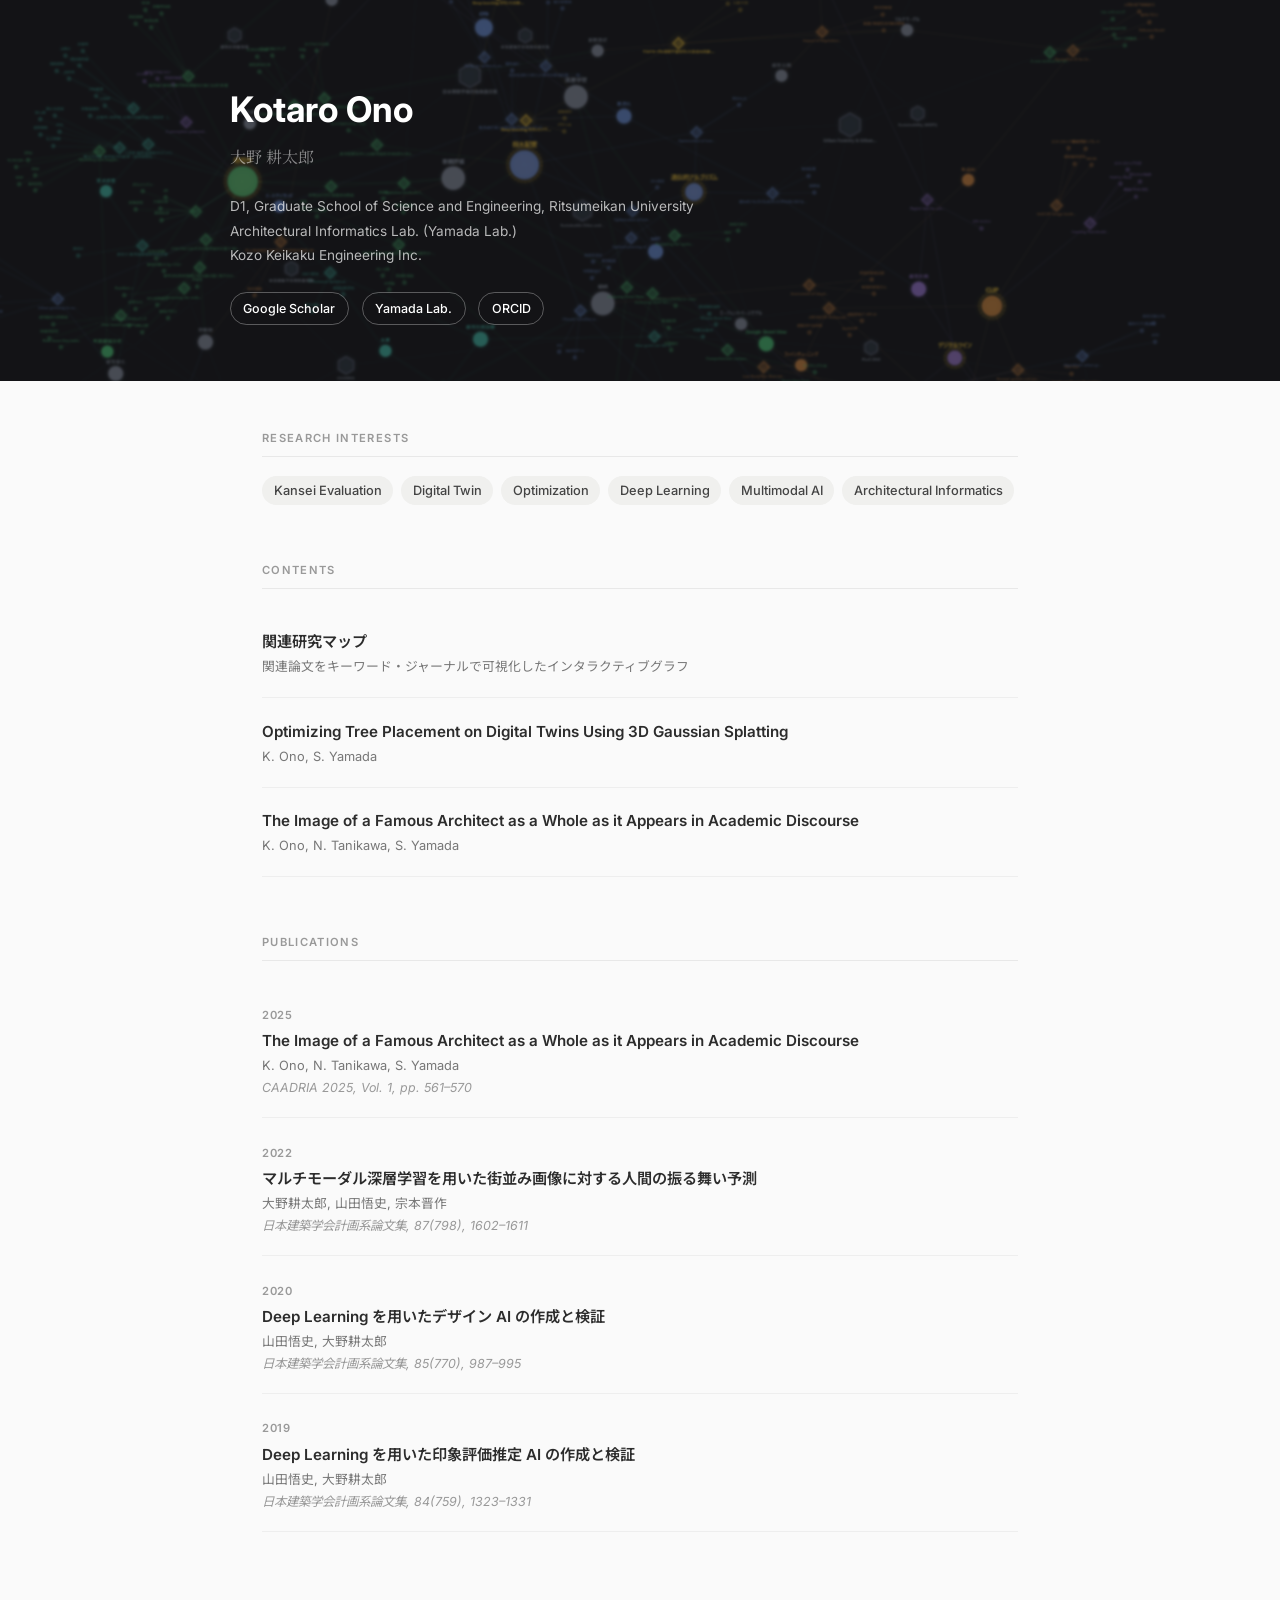
<file: index.html>
<!doctype html>
<html lang="en">
<head>
  <meta charset="UTF-8">
  <meta name="viewport" content="width=device-width, initial-scale=1.0">
  <title>Kotaro Ono</title>
<!-- Google tag (gtag.js) -->
<script async src="https://www.googletagmanager.com/gtag/js?id=G-YBXX6M25PL"></script>
<script>
  window.dataLayer = window.dataLayer || [];
  function gtag(){dataLayer.push(arguments);}
  gtag('js', new Date());
  gtag('config', 'G-YBXX6M25PL');
</script>
  <style>
    @import url("https://fonts.googleapis.com/css2?family=Inter:wght@400;500;600;700&family=Noto+Sans+JP:wght@400;500;700&family=Noto+Serif+JP:wght@400;700&display=swap");

    *, *::before, *::after { margin: 0; padding: 0; box-sizing: border-box; }

    body {
      font-family: "Inter", "Noto Sans JP", sans-serif;
      background: #fafafa;
      color: #2c2c2c;
      line-height: 1.7;
    }

    /* ===== Hero ===== */
    .hero {
      background: #1a1a1a;
      color: #fff;
      padding: 5rem 2rem 3.5rem;
      position: relative;
      overflow: hidden;
    }
    .hero-bg-img {
      position: absolute;
      inset: 0;
      width: 100%;
      height: 100%;
      object-fit: cover;
      object-position: center;
      filter: blur(1px);
      transform: scale(1.04);
      opacity: 0.4;
      z-index: 0;
      pointer-events: none;
    }

    .hero-inner {
      max-width: 820px;
      margin: 0 auto;
      position: relative;
      z-index: 1;
    }

    .hero h1 {
      font-size: 2.2rem;
      font-weight: 700;
      margin-bottom: 0.2rem;
    }

    .hero .name-ja {
      font-family: "Noto Serif JP", serif;
      font-size: 1rem;
      font-weight: 400;
      color: rgba(255,255,255,0.5);
      margin-bottom: 1.5rem;
    }

    .hero .affil {
      font-size: 0.85rem;
      color: rgba(255,255,255,0.7);
      line-height: 1.8;
    }

    .hero .affil span {
      display: block;
    }

    .hero .links {
      margin-top: 1.5rem;
      display: flex;
      flex-wrap: wrap;
      gap: 0.8rem;
    }

    .hero .links a {
      font-size: 0.78rem;
      font-weight: 500;
      color: #fff;
      text-decoration: none;
      padding: 0.4em 1em;
      border-radius: 100px;
      border: 1px solid rgba(255,255,255,0.3);
      transition: background 0.2s;
    }

    .hero .links a:hover {
      background: rgba(255,255,255,0.12);
    }

    /* ===== Main ===== */
    .main {
      max-width: 820px;
      margin: 0 auto;
      padding: 3rem 2rem 5rem;
    }

    .section {
      margin-bottom: 3.5rem;
    }

    .section h2 {
      font-size: 0.7rem;
      font-weight: 600;
      letter-spacing: 0.12em;
      text-transform: uppercase;
      color: #999;
      margin-bottom: 1.2rem;
      padding-bottom: 0.5rem;
      border-bottom: 1px solid #e8e8e8;
    }

    /* ===== Interests ===== */
    .interests {
      display: flex;
      flex-wrap: wrap;
      gap: 0.5rem;
    }

    .interests span {
      font-size: 0.8rem;
      font-weight: 500;
      padding: 0.3em 0.9em;
      border-radius: 100px;
      background: #f0f0ee;
      color: #444;
    }

    /* ===== Publication Cards ===== */
    .pub {
      display: block;
      text-decoration: none;
      color: inherit;
      padding: 1.2rem 0;
      border-bottom: 1px solid #eee;
      transition: background 0.15s;
    }

    a.pub:hover {
      background: #f5f5f3;
      margin-left: -0.8rem;
      margin-right: -0.8rem;
      padding-left: 0.8rem;
      padding-right: 0.8rem;
      border-radius: 8px;
    }

    .pub-year {
      font-size: 0.7rem;
      font-weight: 600;
      color: #999;
      letter-spacing: 0.05em;
    }

    .pub-title {
      font-size: 0.95rem;
      font-weight: 600;
      line-height: 1.45;
      margin: 0.2rem 0;
    }

    .pub-authors {
      font-size: 0.8rem;
      color: #777;
    }

    .pub-venue {
      font-size: 0.78rem;
      color: #999;
      font-style: italic;
    }

    .pub-link-tag {
      display: inline-block;
      font-size: 0.65rem;
      font-weight: 600;
      padding: 0.15em 0.5em;
      border-radius: 4px;
      background: #1a1a3a;
      color: #fff;
      margin-top: 0.3rem;
      text-transform: uppercase;
      letter-spacing: 0.05em;
    }

    .pub-link-tag.green { background: #2d5a3f; }

    /* ===== Responsive ===== */
    @media (max-width: 600px) {
      .hero { padding: 3.5rem 1.5rem 2.5rem; }
      .hero h1 { font-size: 1.7rem; }
      .main { padding: 2rem 1.2rem 3rem; }
    }
  </style>
</head>
<body>

  <header class="hero">
    <img src="hero-bg.png" class="hero-bg-img" alt="">
    <div class="hero-inner">
      <h1>Kotaro Ono</h1>
      <p class="name-ja">大野 耕太郎</p>
      <div class="affil">
        <span>D1, Graduate School of Science and Engineering, Ritsumeikan University</span>
        <span>Architectural Informatics Lab. (Yamada Lab.)</span>
        <span>Kozo Keikaku Engineering Inc.</span>
      </div>
      <div class="links">
        <a href="https://scholar.google.com/citations?user=VS9bfikAAAAJ" target="_blank" rel="noopener">Google Scholar</a>
        <a href="http://satoshi-bon.jp/" target="_blank" rel="noopener">Yamada Lab.</a>
        <a href="https://orcid.org/0009-0004-0649-6120" target="_blank" rel="noopener">ORCID</a>
      </div>
    </div>
  </header>

  <main class="main">

    <section class="section">
      <h2>Research Interests</h2>
      <div class="interests">
        <span>Kansei Evaluation</span>
        <span>Digital Twin</span>
        <span>Optimization</span>
        <span>Deep Learning</span>
        <span>Multimodal AI</span>
        <span>Architectural Informatics</span>
      </div>
    </section>

    <section class="section">
      <h2>Contents</h2>

      <a href="literature-graph.html" target="_blank" rel="noopener" class="pub">
        <p class="pub-title">関連研究マップ</p>
        <p class="pub-authors">関連論文をキーワード・ジャーナルで可視化したインタラクティブグラフ</p>
      </a>

      <a href="research_02.html" target="_blank" rel="noopener" class="pub">
        <p class="pub-title">Optimizing Tree Placement on Digital Twins Using 3D Gaussian Splatting</p>
        <p class="pub-authors">K. Ono, S. Yamada</p>
      </a>

      <a href="research01.html" target="_blank" rel="noopener" class="pub">
        <p class="pub-title">The Image of a Famous Architect as a Whole as it Appears in Academic Discourse</p>
        <p class="pub-authors">K. Ono, N. Tanikawa, S. Yamada</p>
      </a>

    </section>

    <section class="section">
      <h2>Publications</h2>

      <a href="http://satoshi-bon.jp/wp-content/uploads/2025/05/caadria2025_732.pdf" target="_blank" rel="noopener" class="pub">
        <span class="pub-year">2025</span>
        <p class="pub-title">The Image of a Famous Architect as a Whole as it Appears in Academic Discourse</p>
        <p class="pub-authors">K. Ono, N. Tanikawa, S. Yamada</p>
        <p class="pub-venue">CAADRIA 2025, Vol. 1, pp. 561&ndash;570</p>
      </a>

      <a href="https://www.jstage.jst.go.jp/article/aija/87/798/87_1602/_article/-char/ja" target="_blank" rel="noopener" class="pub">
        <span class="pub-year">2022</span>
        <p class="pub-title">マルチモーダル深層学習を用いた街並み画像に対する人間の振る舞い予測</p>
        <p class="pub-authors">大野耕太郎, 山田悟史, 宗本晋作</p>
        <p class="pub-venue">日本建築学会計画系論文集, 87(798), 1602&ndash;1611</p>
      </a>

      <a href="https://www.jstage.jst.go.jp/article/aija/85/770/85_987/_article/-char/ja" target="_blank" rel="noopener" class="pub">
        <span class="pub-year">2020</span>
        <p class="pub-title">Deep Learning を用いたデザイン AI の作成と検証</p>
        <p class="pub-authors">山田悟史, 大野耕太郎</p>
        <p class="pub-venue">日本建築学会計画系論文集, 85(770), 987&ndash;995</p>
      </a>

      <a href="https://www.jstage.jst.go.jp/article/aija/84/759/84_1323/_article/-char/ja" target="_blank" rel="noopener" class="pub">
        <span class="pub-year">2019</span>
        <p class="pub-title">Deep Learning を用いた印象評価推定 AI の作成と検証</p>
        <p class="pub-authors">山田悟史, 大野耕太郎</p>
        <p class="pub-venue">日本建築学会計画系論文集, 84(759), 1323&ndash;1331</p>
      </a>

    </section>

  </main>

</body>
</html>
</file>
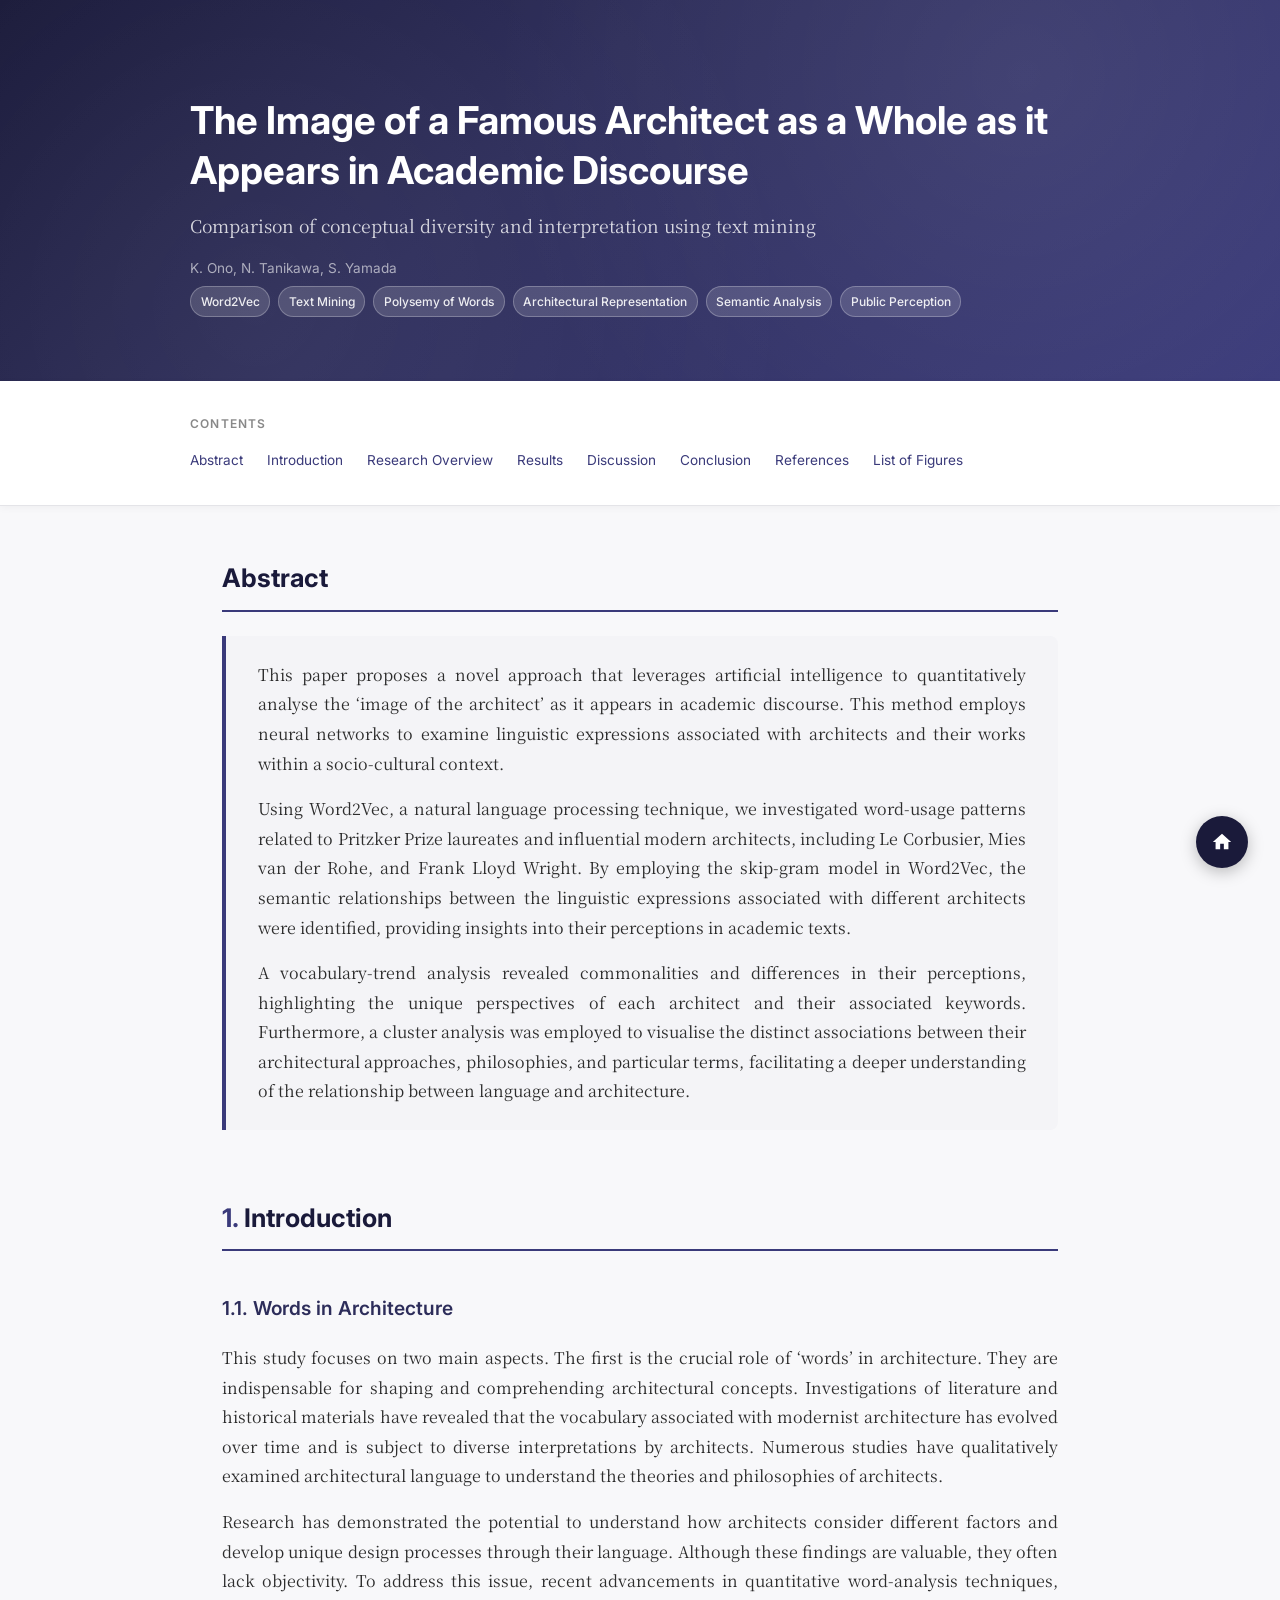
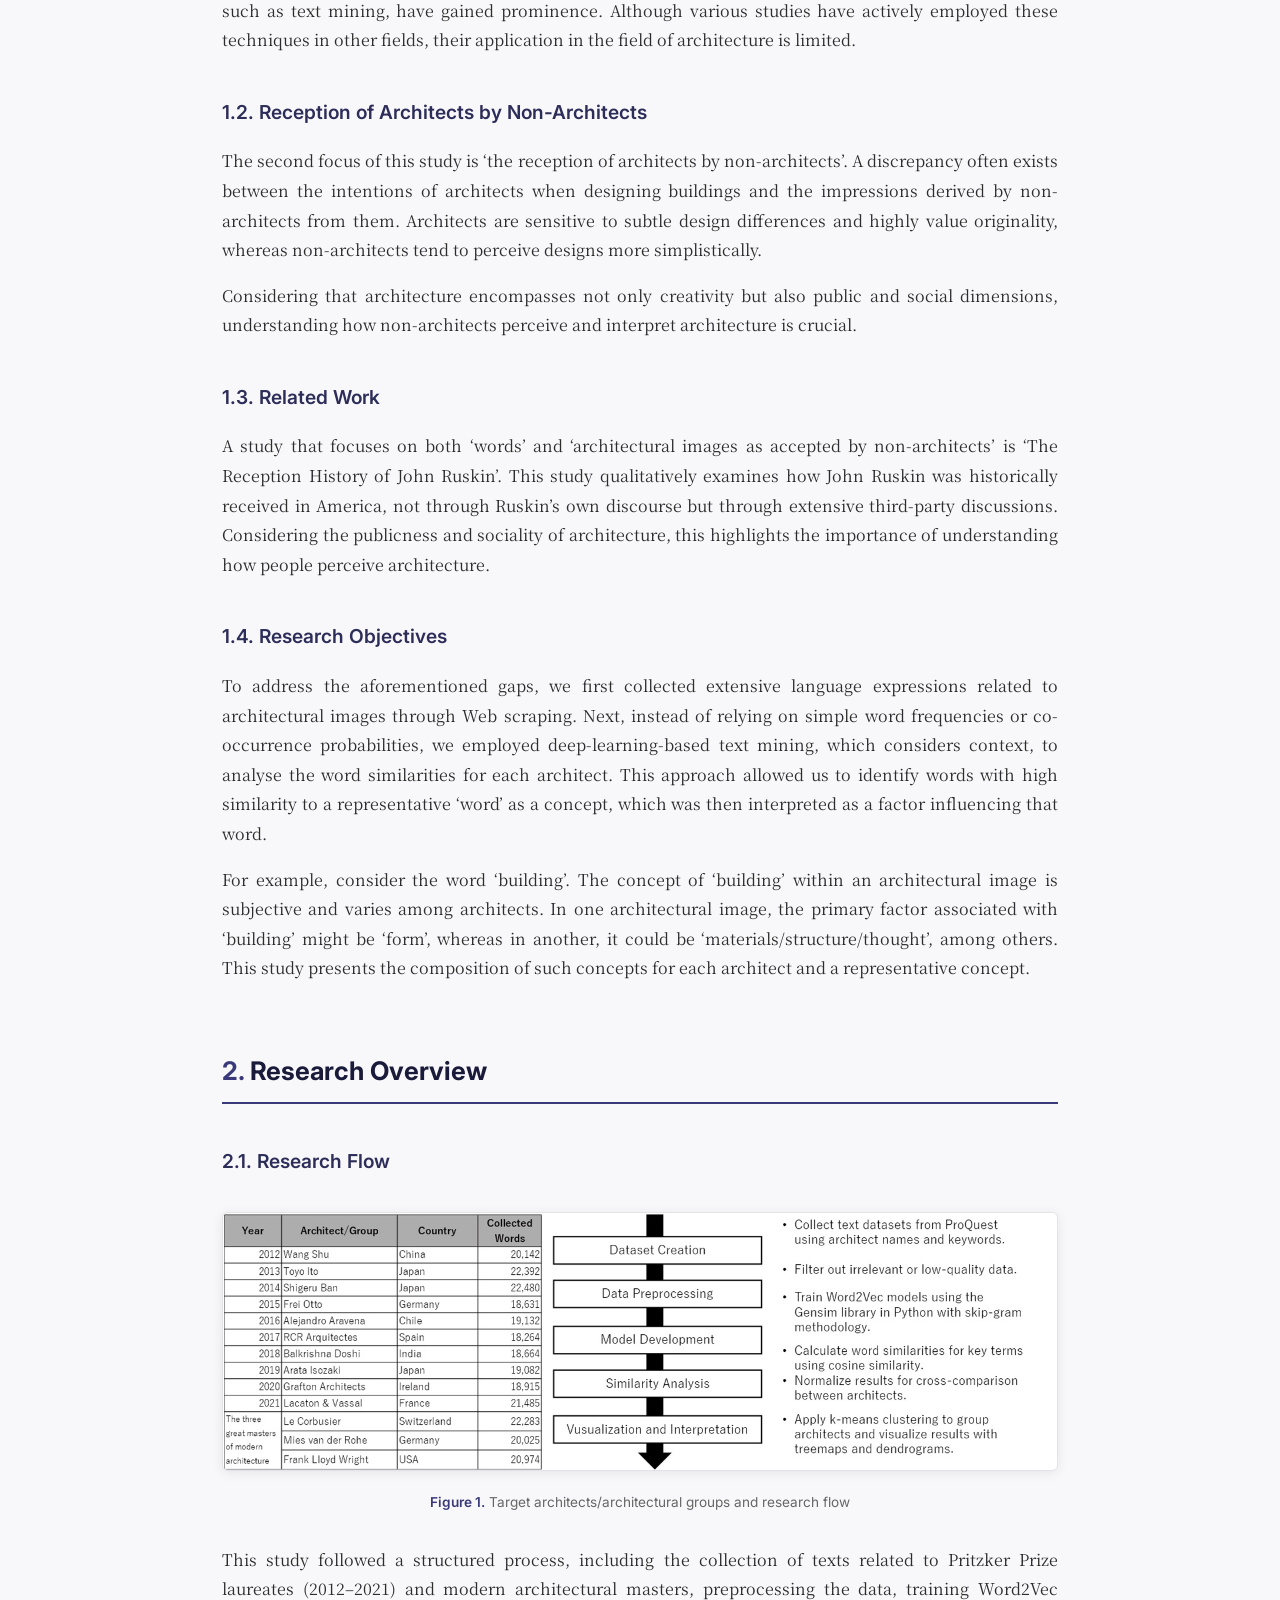
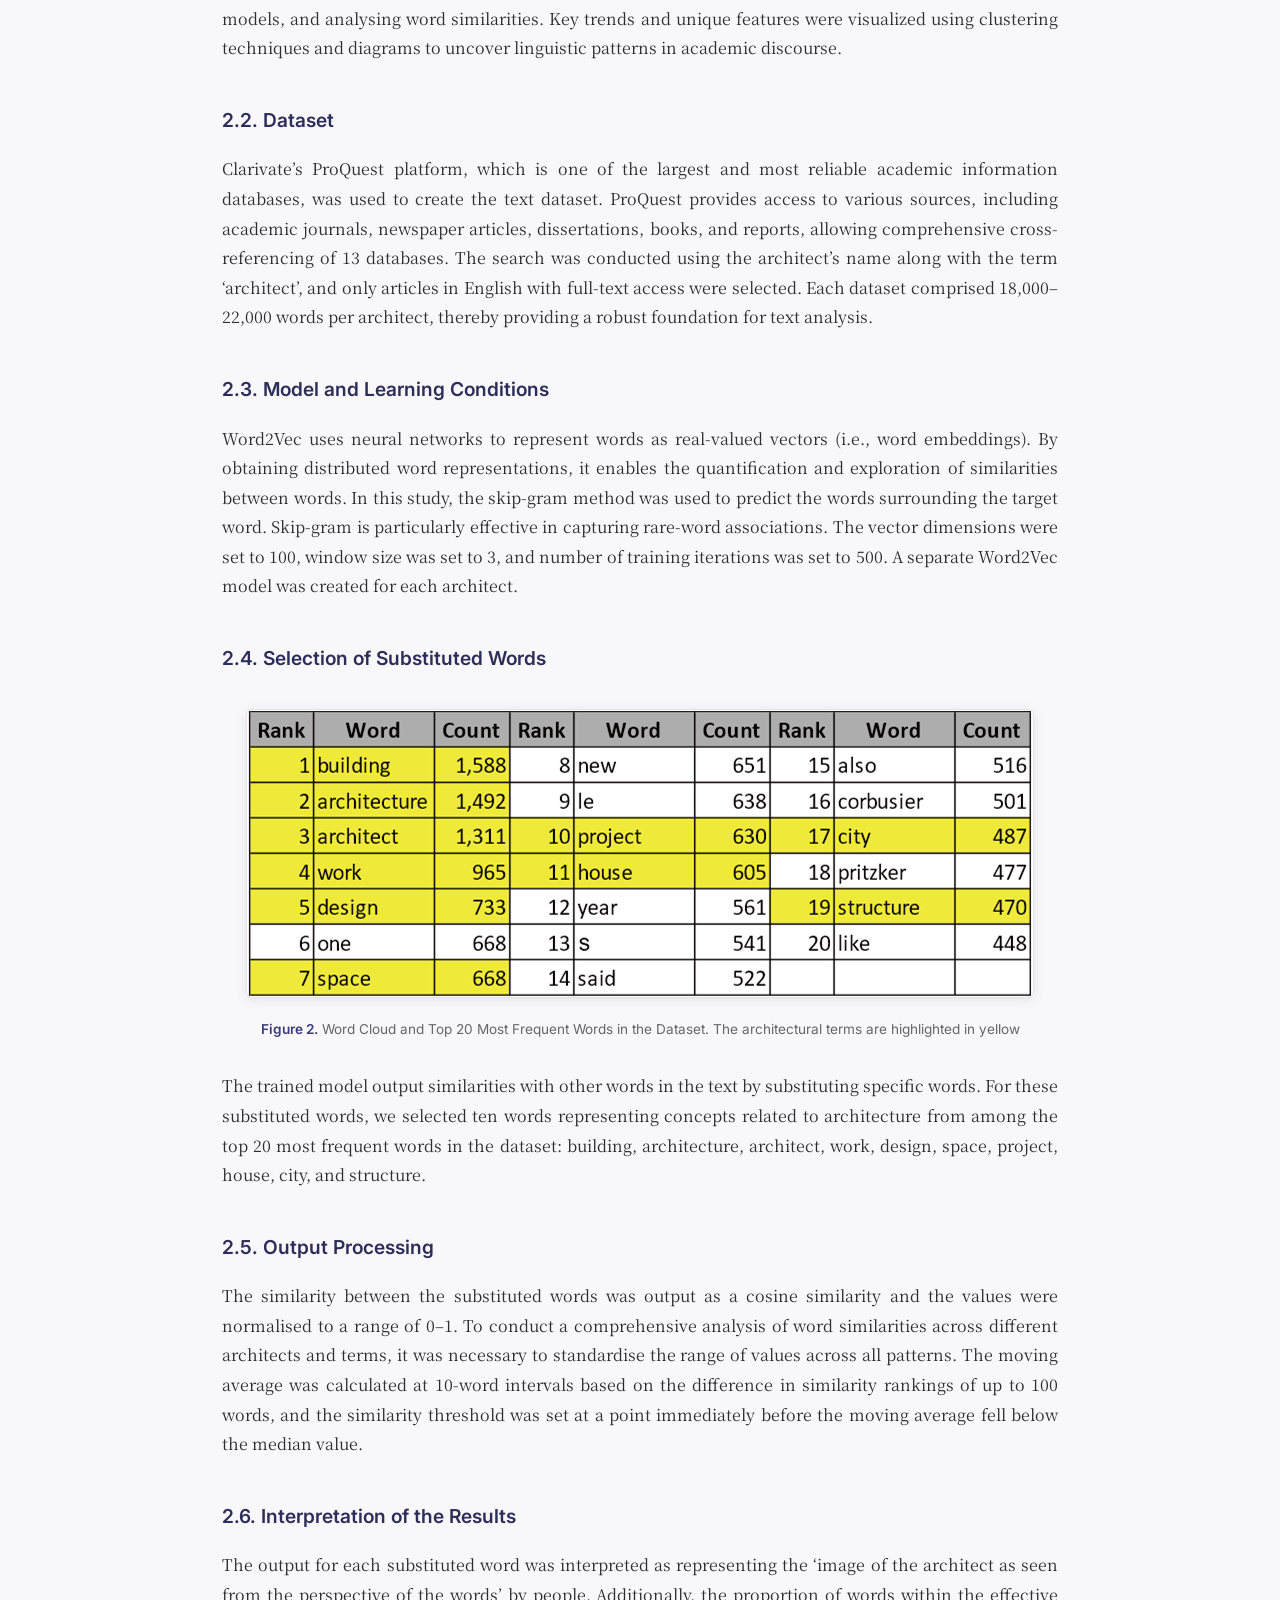
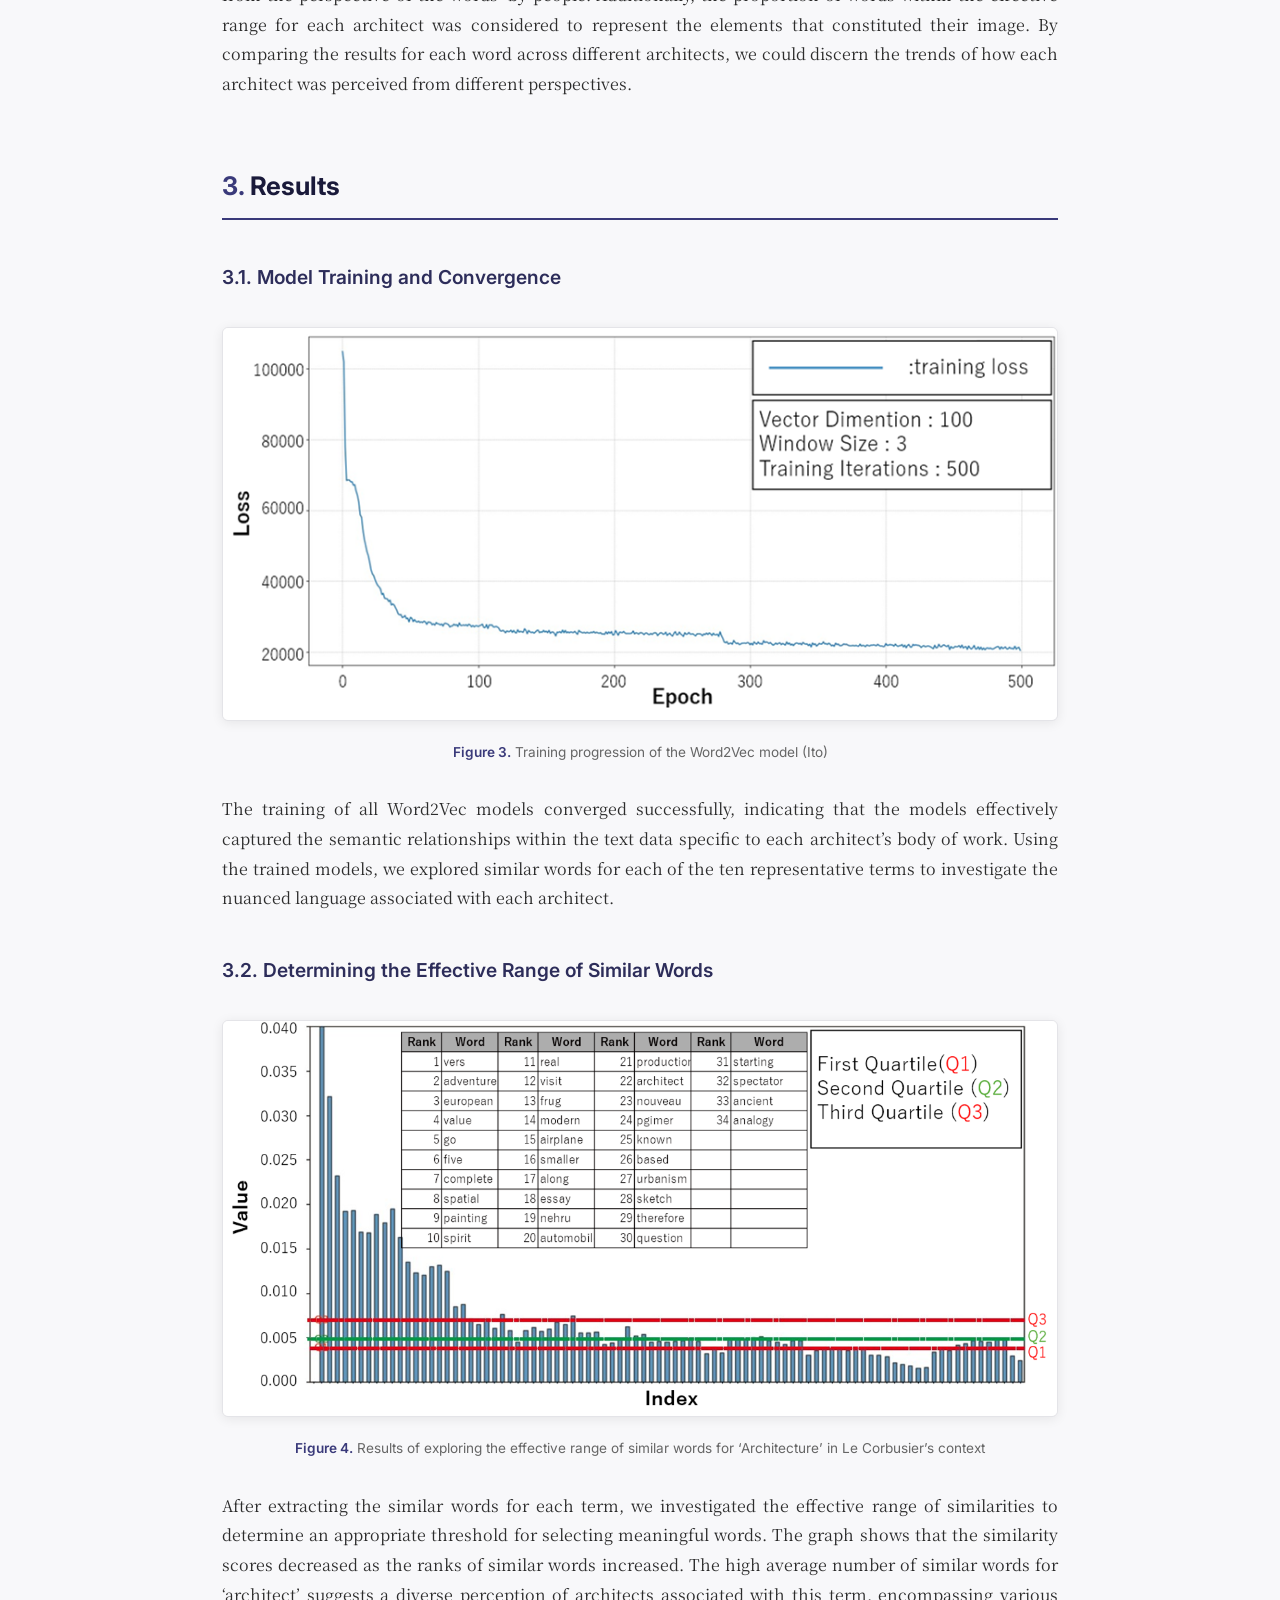
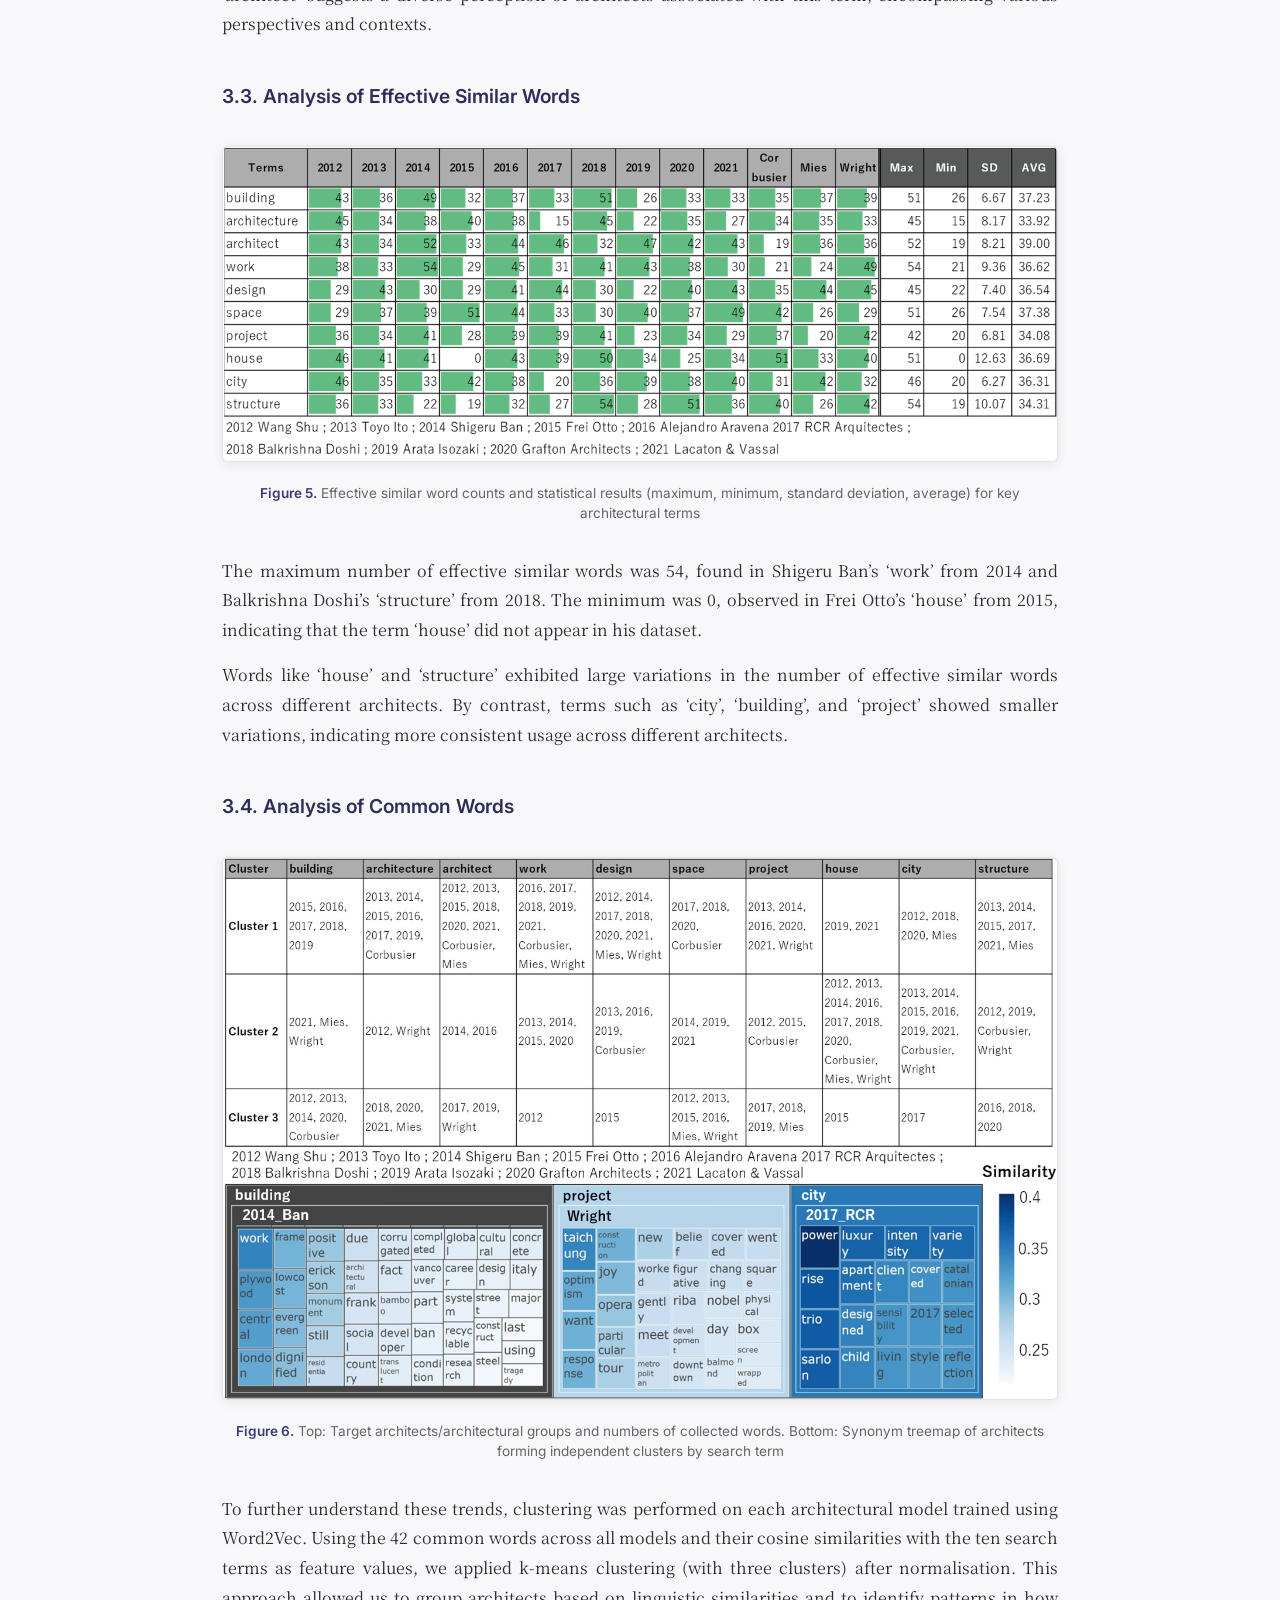
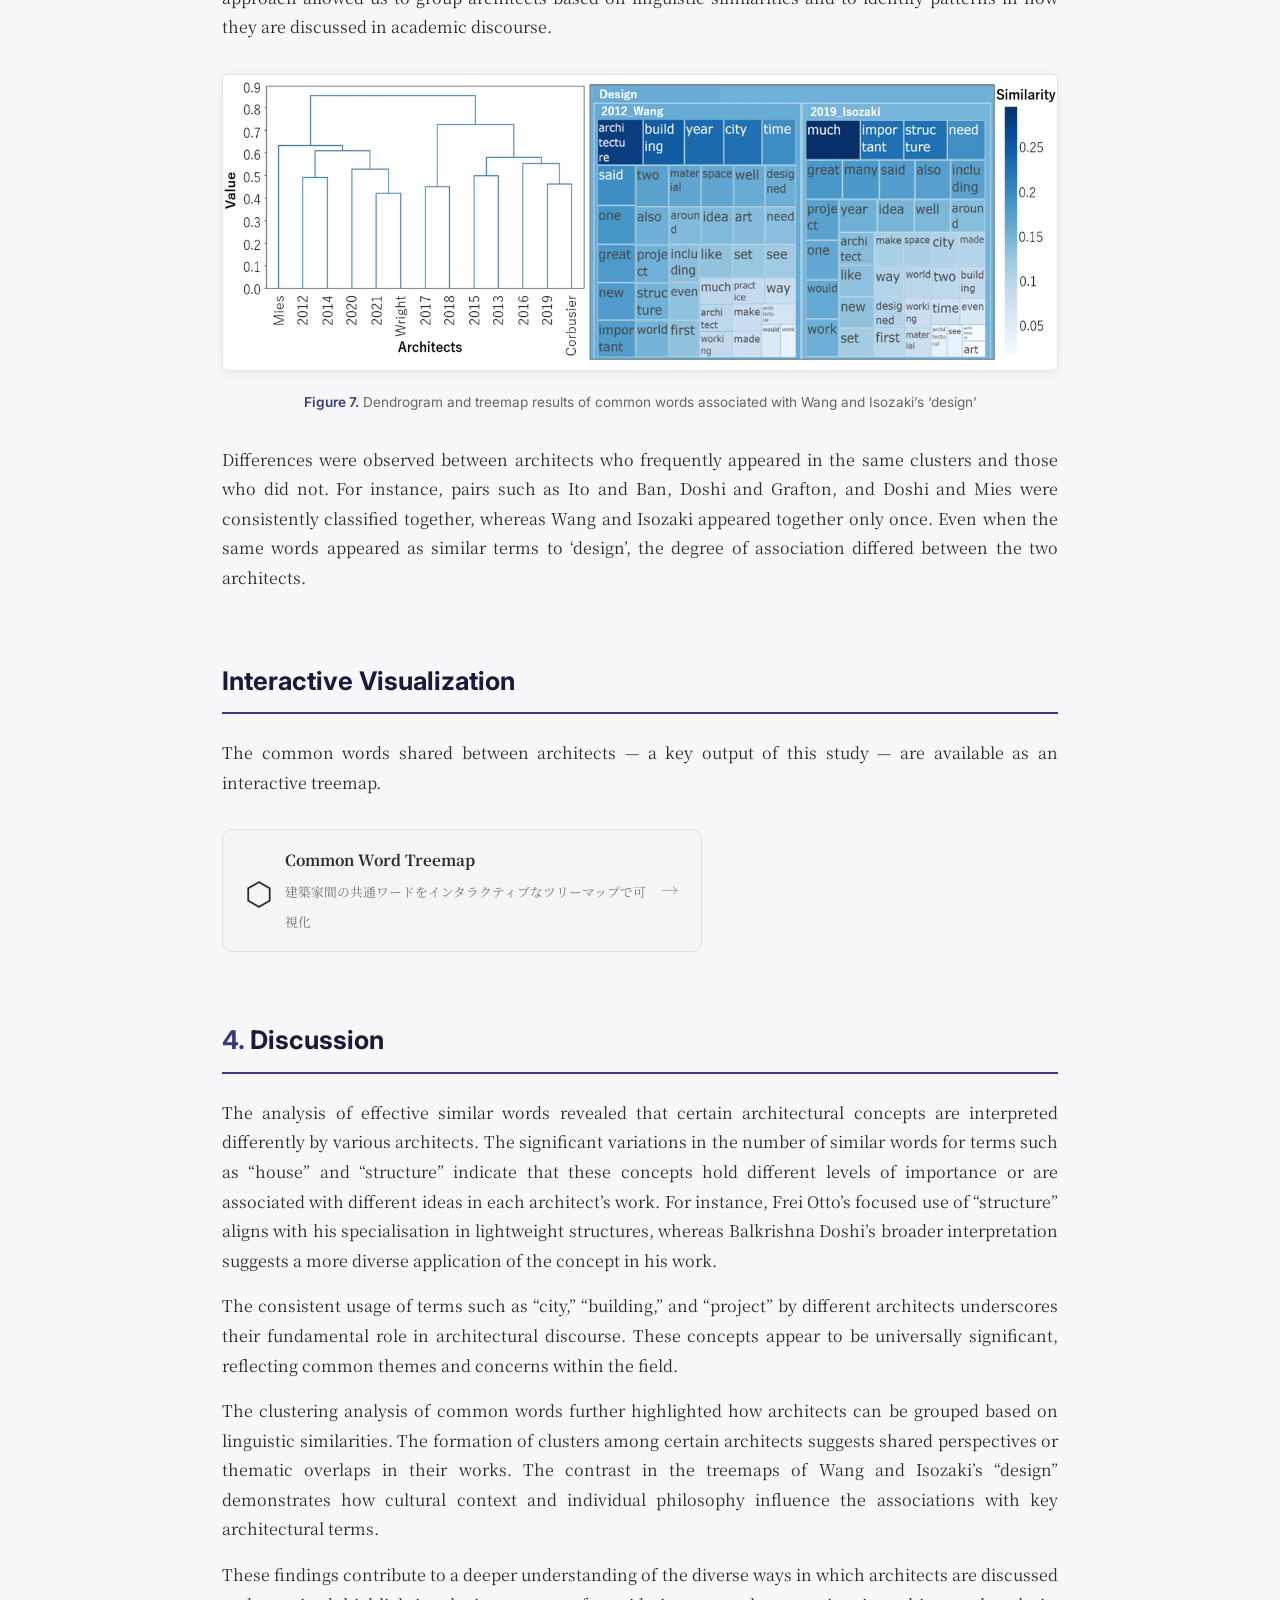
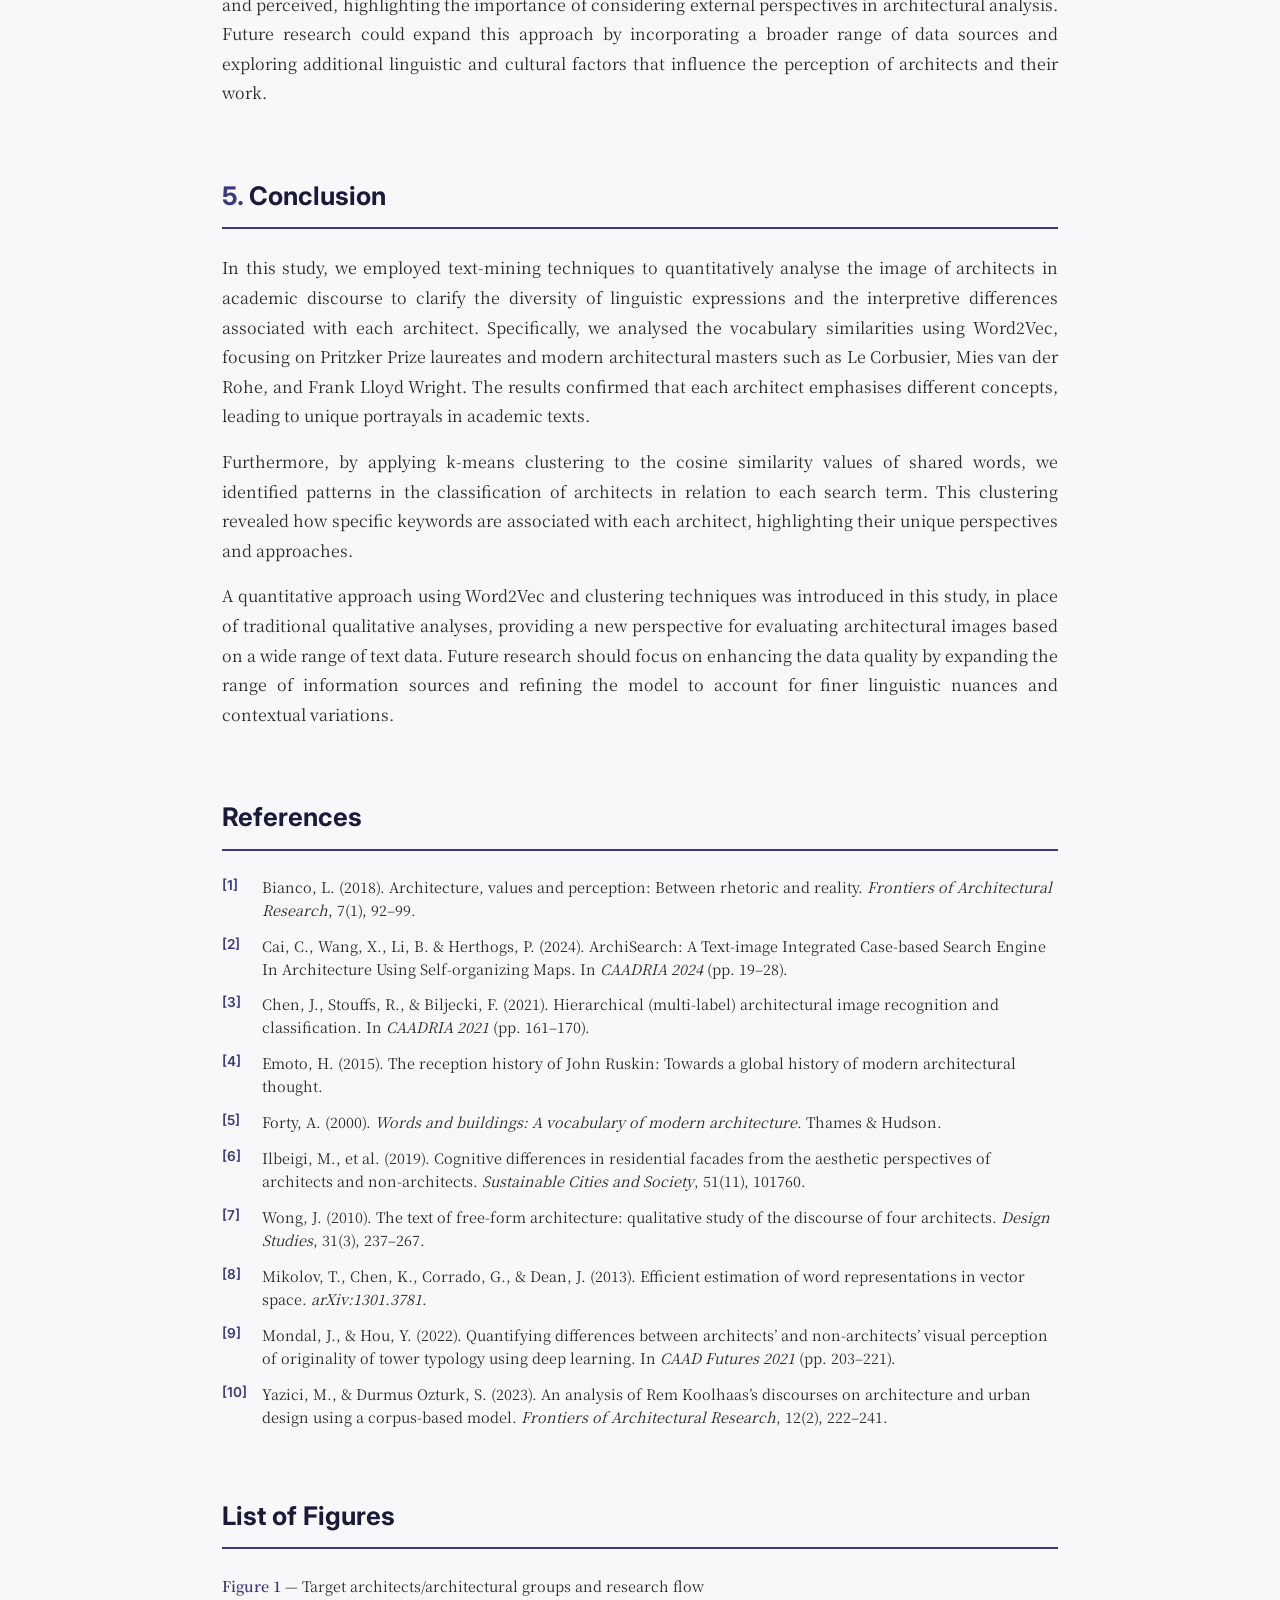
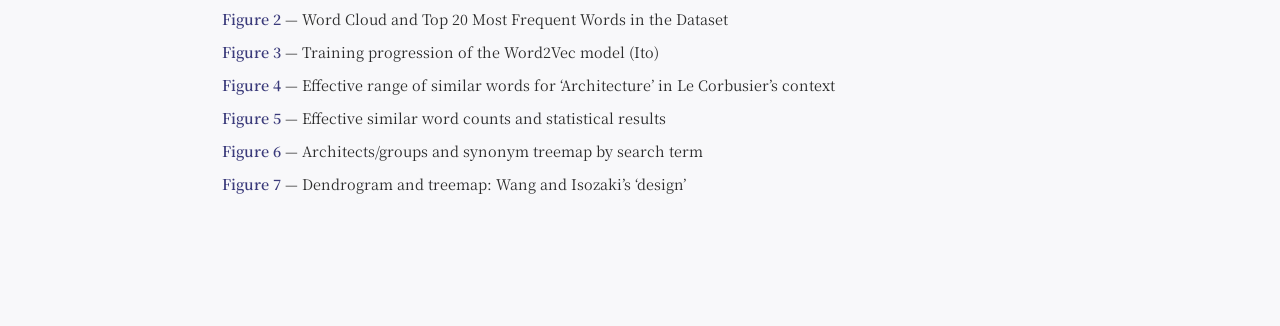
<file: research01.html>
<!doctype html>
<html lang="en">
<head>
  <meta charset="UTF-8">
  <meta name="viewport" content="width=device-width, initial-scale=1.0">
  <title>The Image of a Famous Architect as a Whole as it Appears in Academic Discourse</title>
  <!-- Google tag (gtag.js) -->
  <script async src="https://www.googletagmanager.com/gtag/js?id=G-YBXX6M25PL"></script>
  <script>
    window.dataLayer = window.dataLayer || [];
    function gtag(){dataLayer.push(arguments);}
    gtag('js', new Date());
    gtag('config', 'G-YBXX6M25PL');
  </script>
  <link rel="stylesheet" href="research01.css">
</head>
<body>

  <nav class="back-nav"><a href="index.html">&larr; Home</a></nav>

  <header class="hero">
    <div class="hero-inner">
      <h1>The Image of a Famous Architect as a Whole as it Appears in Academic Discourse</h1>
      <p class="hero-subtitle">Comparison of conceptual diversity and interpretation using text mining</p>
      <p class="hero-meta">K. Ono, N. Tanikawa, S. Yamada</p>
      <div class="hero-keywords">
        <span class="keyword">Word2Vec</span>
        <span class="keyword">Text Mining</span>
        <span class="keyword">Polysemy of Words</span>
        <span class="keyword">Architectural Representation</span>
        <span class="keyword">Semantic Analysis</span>
        <span class="keyword">Public Perception</span>
      </div>
    </div>
  </header>

  <nav class="toc">
    <div class="toc-inner">
      <h2>Contents</h2>
      <ol>
        <li><a href="#abstract">Abstract</a></li>
        <li><a href="#introduction">Introduction</a></li>
        <li><a href="#overview">Research Overview</a></li>
        <li><a href="#results">Results</a></li>
        <li><a href="#discussion">Discussion</a></li>
        <li><a href="#conclusion">Conclusion</a></li>
        <li><a href="#references">References</a></li>
        <li><a href="#figures">List of Figures</a></li>
      </ol>
    </div>
  </nav>

  <main class="content">

    <!-- Abstract -->
    <section id="abstract" class="section">
      <h2>Abstract</h2>
      <div class="abstract-box">
        <p>This paper proposes a novel approach that leverages artificial intelligence to quantitatively analyse the &lsquo;image of the architect&rsquo; as it appears in academic discourse. This method employs neural networks to examine linguistic expressions associated with architects and their works within a socio-cultural context.</p>
        <p>Using Word2Vec, a natural language processing technique, we investigated word-usage patterns related to Pritzker Prize laureates and influential modern architects, including Le Corbusier, Mies van der Rohe, and Frank Lloyd Wright. By employing the skip-gram model in Word2Vec, the semantic relationships between the linguistic expressions associated with different architects were identified, providing insights into their perceptions in academic texts.</p>
        <p>A vocabulary-trend analysis revealed commonalities and differences in their perceptions, highlighting the unique perspectives of each architect and their associated keywords. Furthermore, a cluster analysis was employed to visualise the distinct associations between their architectural approaches, philosophies, and particular terms, facilitating a deeper understanding of the relationship between language and architecture.</p>
      </div>
    </section>

    <!-- 1. Introduction -->
    <section id="introduction" class="section">
      <h2><span class="section-num">1.</span> Introduction</h2>

      <section class="subsection">
        <h3>1.1. Words in Architecture</h3>
        <p>This study focuses on two main aspects. The first is the crucial role of &lsquo;words&rsquo; in architecture. They are indispensable for shaping and comprehending architectural concepts. Investigations of literature and historical materials have revealed that the vocabulary associated with modernist architecture has evolved over time and is subject to diverse interpretations by architects. Numerous studies have qualitatively examined architectural language to understand the theories and philosophies of architects.</p>
        <p>Research has demonstrated the potential to understand how architects consider different factors and develop unique design processes through their language. Although these findings are valuable, they often lack objectivity. To address this issue, recent advancements in quantitative word-analysis techniques, such as text mining, have gained prominence. Although various studies have actively employed these techniques in other fields, their application in the field of architecture is limited.</p>
      </section>

      <section class="subsection">
        <h3>1.2. Reception of Architects by Non-Architects</h3>
        <p>The second focus of this study is &lsquo;the reception of architects by non-architects&rsquo;. A discrepancy often exists between the intentions of architects when designing buildings and the impressions derived by non-architects from them. Architects are sensitive to subtle design differences and highly value originality, whereas non-architects tend to perceive designs more simplistically.</p>
        <p>Considering that architecture encompasses not only creativity but also public and social dimensions, understanding how non-architects perceive and interpret architecture is crucial.</p>
      </section>

      <section class="subsection">
        <h3>1.3. Related Work</h3>
        <p>A study that focuses on both &lsquo;words&rsquo; and &lsquo;architectural images as accepted by non-architects&rsquo; is &lsquo;The Reception History of John Ruskin&rsquo;. This study qualitatively examines how John Ruskin was historically received in America, not through Ruskin&rsquo;s own discourse but through extensive third-party discussions. Considering the publicness and sociality of architecture, this highlights the importance of understanding how people perceive architecture.</p>
      </section>

      <section class="subsection">
        <h3>1.4. Research Objectives</h3>
        <p>To address the aforementioned gaps, we first collected extensive language expressions related to architectural images through Web scraping. Next, instead of relying on simple word frequencies or co-occurrence probabilities, we employed deep-learning-based text mining, which considers context, to analyse the word similarities for each architect. This approach allowed us to identify words with high similarity to a representative &lsquo;word&rsquo; as a concept, which was then interpreted as a factor influencing that word.</p>
        <p>For example, consider the word &lsquo;building&rsquo;. The concept of &lsquo;building&rsquo; within an architectural image is subjective and varies among architects. In one architectural image, the primary factor associated with &lsquo;building&rsquo; might be &lsquo;form&rsquo;, whereas in another, it could be &lsquo;materials/structure/thought&rsquo;, among others. This study presents the composition of such concepts for each architect and a representative concept.</p>
      </section>
    </section>

    <!-- 2. Research Overview -->
    <section id="overview" class="section">
      <h2><span class="section-num">2.</span> Research Overview</h2>

      <section class="subsection">
        <h3>2.1. Research Flow</h3>
        <figure id="fig1" class="figure figure-wide">
          <img src="image/research01/fig_p4_1.jpeg" alt="Target architects/architectural groups and research flow" loading="lazy">
          <figcaption><a href="#fig1">Figure 1.</a> Target architects/architectural groups and research flow</figcaption>
        </figure>
        <p>This study followed a structured process, including the collection of texts related to Pritzker Prize laureates (2012&ndash;2021) and modern architectural masters, preprocessing the data, training Word2Vec models, and analysing word similarities. Key trends and unique features were visualized using clustering techniques and diagrams to uncover linguistic patterns in academic discourse.</p>
      </section>

      <section class="subsection">
        <h3>2.2. Dataset</h3>
        <p>Clarivate&rsquo;s ProQuest platform, which is one of the largest and most reliable academic information databases, was used to create the text dataset. ProQuest provides access to various sources, including academic journals, newspaper articles, dissertations, books, and reports, allowing comprehensive cross-referencing of 13 databases. The search was conducted using the architect&rsquo;s name along with the term &lsquo;architect&rsquo;, and only articles in English with full-text access were selected. Each dataset comprised 18,000&ndash;22,000 words per architect, thereby providing a robust foundation for text analysis.</p>
      </section>

      <section class="subsection">
        <h3>2.3. Model and Learning Conditions</h3>
        <p>Word2Vec uses neural networks to represent words as real-valued vectors (i.e., word embeddings). By obtaining distributed word representations, it enables the quantification and exploration of similarities between words. In this study, the skip-gram method was used to predict the words surrounding the target word. Skip-gram is particularly effective in capturing rare-word associations. The vector dimensions were set to 100, window size was set to 3, and number of training iterations was set to 500. A separate Word2Vec model was created for each architect.</p>
      </section>

      <section class="subsection">
        <h3>2.4. Selection of Substituted Words</h3>
        <figure id="fig2" class="figure">
          <img src="image/research01/fig_p5_1.png" alt="Word Cloud and Top 20 Most Frequent Words in the Dataset" loading="lazy">
          <figcaption><a href="#fig2">Figure 2.</a> Word Cloud and Top 20 Most Frequent Words in the Dataset. The architectural terms are highlighted in yellow</figcaption>
        </figure>
        <p>The trained model output similarities with other words in the text by substituting specific words. For these substituted words, we selected ten words representing concepts related to architecture from among the top 20 most frequent words in the dataset: building, architecture, architect, work, design, space, project, house, city, and structure.</p>
      </section>

      <section class="subsection">
        <h3>2.5. Output Processing</h3>
        <p>The similarity between the substituted words was output as a cosine similarity and the values were normalised to a range of 0&ndash;1. To conduct a comprehensive analysis of word similarities across different architects and terms, it was necessary to standardise the range of values across all patterns. The moving average was calculated at 10-word intervals based on the difference in similarity rankings of up to 100 words, and the similarity threshold was set at a point immediately before the moving average fell below the median value.</p>
      </section>

      <section class="subsection">
        <h3>2.6. Interpretation of the Results</h3>
        <p>The output for each substituted word was interpreted as representing the &lsquo;image of the architect as seen from the perspective of the words&rsquo; by people. Additionally, the proportion of words within the effective range for each architect was considered to represent the elements that constituted their image. By comparing the results for each word across different architects, we could discern the trends of how each architect was perceived from different perspectives.</p>
      </section>
    </section>

    <!-- 3. Results -->
    <section id="results" class="section">
      <h2><span class="section-num">3.</span> Results</h2>

      <section class="subsection">
        <h3>3.1. Model Training and Convergence</h3>
        <figure id="fig3" class="figure">
          <img src="image/research01/fig_p6_1.png" alt="Training progression of the Word2Vec model (Ito)" loading="lazy">
          <figcaption><a href="#fig3">Figure 3.</a> Training progression of the Word2Vec model (Ito)</figcaption>
        </figure>
        <p>The training of all Word2Vec models converged successfully, indicating that the models effectively captured the semantic relationships within the text data specific to each architect&rsquo;s body of work. Using the trained models, we explored similar words for each of the ten representative terms to investigate the nuanced language associated with each architect.</p>
      </section>

      <section class="subsection">
        <h3>3.2. Determining the Effective Range of Similar Words</h3>
        <figure id="fig4" class="figure">
          <img src="image/research01/fig_p6_2.png" alt="Results of exploring the effective range of similar words for Architecture in Le Corbusier's context" loading="lazy">
          <figcaption><a href="#fig4">Figure 4.</a> Results of exploring the effective range of similar words for &lsquo;Architecture&rsquo; in Le Corbusier&rsquo;s context</figcaption>
        </figure>
        <p>After extracting the similar words for each term, we investigated the effective range of similarities to determine an appropriate threshold for selecting meaningful words. The graph shows that the similarity scores decreased as the ranks of similar words increased. The high average number of similar words for &lsquo;architect&rsquo; suggests a diverse perception of architects associated with this term, encompassing various perspectives and contexts.</p>
      </section>

      <section class="subsection">
        <h3>3.3. Analysis of Effective Similar Words</h3>
        <figure id="fig5" class="figure figure-wide">
          <img src="image/research01/fig_p7_1.png" alt="Effective similar word counts and statistical results for key architectural terms" loading="lazy">
          <figcaption><a href="#fig5">Figure 5.</a> Effective similar word counts and statistical results (maximum, minimum, standard deviation, average) for key architectural terms</figcaption>
        </figure>
        <p>The maximum number of effective similar words was 54, found in Shigeru Ban&rsquo;s &lsquo;work&rsquo; from 2014 and Balkrishna Doshi&rsquo;s &lsquo;structure&rsquo; from 2018. The minimum was 0, observed in Frei Otto&rsquo;s &lsquo;house&rsquo; from 2015, indicating that the term &lsquo;house&rsquo; did not appear in his dataset.</p>
        <p>Words like &lsquo;house&rsquo; and &lsquo;structure&rsquo; exhibited large variations in the number of effective similar words across different architects. By contrast, terms such as &lsquo;city&rsquo;, &lsquo;building&rsquo;, and &lsquo;project&rsquo; showed smaller variations, indicating more consistent usage across different architects.</p>
      </section>

      <section class="subsection">
        <h3>3.4. Analysis of Common Words</h3>
        <figure id="fig6" class="figure figure-wide">
          <img src="image/research01/fig_p7_2.jpeg" alt="Target architects/architectural groups and synonym treemap of architects forming independent clusters" loading="lazy">
          <figcaption><a href="#fig6">Figure 6.</a> Top: Target architects/architectural groups and numbers of collected words. Bottom: Synonym treemap of architects forming independent clusters by search term</figcaption>
        </figure>
        <p>To further understand these trends, clustering was performed on each architectural model trained using Word2Vec. Using the 42 common words across all models and their cosine similarities with the ten search terms as feature values, we applied k-means clustering (with three clusters) after normalisation. This approach allowed us to group architects based on linguistic similarities and to identify patterns in how they are discussed in academic discourse.</p>

        <figure id="fig7" class="figure">
          <img src="image/research01/fig_p8_1.png" alt="Dendrogram and treemap results of common words associated with Wang and Isozaki's design" loading="lazy">
          <figcaption><a href="#fig7">Figure 7.</a> Dendrogram and treemap results of common words associated with Wang and Isozaki&rsquo;s &lsquo;design&rsquo;</figcaption>
        </figure>
        <p>Differences were observed between architects who frequently appeared in the same clusters and those who did not. For instance, pairs such as Ito and Ban, Doshi and Grafton, and Doshi and Mies were consistently classified together, whereas Wang and Isozaki appeared together only once. Even when the same words appeared as similar terms to &lsquo;design&rsquo;, the degree of association differed between the two architects.</p>
      </section>
    </section>

    <!-- Interactive Visualization -->
    <section class="section">
      <h2>Interactive Visualization</h2>
      <p>The common words shared between architects — a key output of this study — are available as an interactive treemap.</p>
      <a href="caadria_commonword_treemap.html" style="
        display:inline-flex;align-items:center;gap:12px;margin-top:1rem;
        text-decoration:none;color:inherit;
        background:#f5f5f3;border:1px solid #e0e0dc;border-radius:10px;
        padding:1rem 1.4rem;transition:background .15s,border-color .15s;max-width:480px;
      " onmouseover="this.style.background='#eceae6';this.style.borderColor='#bbb'"
         onmouseout="this.style.background='#f5f5f3';this.style.borderColor='#e0e0dc'">
        <span style="font-size:2rem;line-height:1">⬡</span>
        <span>
          <strong style="display:block;font-size:0.95rem;margin-bottom:2px">Common Word Treemap</strong>
          <span style="font-size:0.8rem;color:#777">建築家間の共通ワードをインタラクティブなツリーマップで可視化</span>
        </span>
        <span style="margin-left:auto;font-size:1.1rem;color:#999">→</span>
      </a>
    </section>

    <!-- 4. Discussion -->
    <section id="discussion" class="section">
      <h2><span class="section-num">4.</span> Discussion</h2>
      <p>The analysis of effective similar words revealed that certain architectural concepts are interpreted differently by various architects. The significant variations in the number of similar words for terms such as &ldquo;house&rdquo; and &ldquo;structure&rdquo; indicate that these concepts hold different levels of importance or are associated with different ideas in each architect&rsquo;s work. For instance, Frei Otto&rsquo;s focused use of &ldquo;structure&rdquo; aligns with his specialisation in lightweight structures, whereas Balkrishna Doshi&rsquo;s broader interpretation suggests a more diverse application of the concept in his work.</p>
      <p>The consistent usage of terms such as &ldquo;city,&rdquo; &ldquo;building,&rdquo; and &ldquo;project&rdquo; by different architects underscores their fundamental role in architectural discourse. These concepts appear to be universally significant, reflecting common themes and concerns within the field.</p>
      <p>The clustering analysis of common words further highlighted how architects can be grouped based on linguistic similarities. The formation of clusters among certain architects suggests shared perspectives or thematic overlaps in their works. The contrast in the treemaps of Wang and Isozaki&rsquo;s &ldquo;design&rdquo; demonstrates how cultural context and individual philosophy influence the associations with key architectural terms.</p>
      <p>These findings contribute to a deeper understanding of the diverse ways in which architects are discussed and perceived, highlighting the importance of considering external perspectives in architectural analysis. Future research could expand this approach by incorporating a broader range of data sources and exploring additional linguistic and cultural factors that influence the perception of architects and their work.</p>
    </section>

    <!-- 5. Conclusion -->
    <section id="conclusion" class="section">
      <h2><span class="section-num">5.</span> Conclusion</h2>
      <p>In this study, we employed text-mining techniques to quantitatively analyse the image of architects in academic discourse to clarify the diversity of linguistic expressions and the interpretive differences associated with each architect. Specifically, we analysed the vocabulary similarities using Word2Vec, focusing on Pritzker Prize laureates and modern architectural masters such as Le Corbusier, Mies van der Rohe, and Frank Lloyd Wright. The results confirmed that each architect emphasises different concepts, leading to unique portrayals in academic texts.</p>
      <p>Furthermore, by applying k-means clustering to the cosine similarity values of shared words, we identified patterns in the classification of architects in relation to each search term. This clustering revealed how specific keywords are associated with each architect, highlighting their unique perspectives and approaches.</p>
      <p>A quantitative approach using Word2Vec and clustering techniques was introduced in this study, in place of traditional qualitative analyses, providing a new perspective for evaluating architectural images based on a wide range of text data. Future research should focus on enhancing the data quality by expanding the range of information sources and refining the model to account for finer linguistic nuances and contextual variations.</p>
    </section>

    <!-- References -->
    <section id="references" class="section">
      <h2>References</h2>
      <ol class="references-list">
        <li>Bianco, L. (2018). Architecture, values and perception: Between rhetoric and reality. <em>Frontiers of Architectural Research</em>, 7(1), 92&ndash;99.</li>
        <li>Cai, C., Wang, X., Li, B. &amp; Herthogs, P. (2024). ArchiSearch: A Text-image Integrated Case-based Search Engine In Architecture Using Self-organizing Maps. In <em>CAADRIA 2024</em> (pp. 19&ndash;28).</li>
        <li>Chen, J., Stouffs, R., &amp; Biljecki, F. (2021). Hierarchical (multi-label) architectural image recognition and classification. In <em>CAADRIA 2021</em> (pp. 161&ndash;170).</li>
        <li>Emoto, H. (2015). The reception history of John Ruskin: Towards a global history of modern architectural thought.</li>
        <li>Forty, A. (2000). <em>Words and buildings: A vocabulary of modern architecture</em>. Thames &amp; Hudson.</li>
        <li>Ilbeigi, M., et al. (2019). Cognitive differences in residential facades from the aesthetic perspectives of architects and non-architects. <em>Sustainable Cities and Society</em>, 51(11), 101760.</li>
        <li>Wong, J. (2010). The text of free-form architecture: qualitative study of the discourse of four architects. <em>Design Studies</em>, 31(3), 237&ndash;267.</li>
        <li>Mikolov, T., Chen, K., Corrado, G., &amp; Dean, J. (2013). Efficient estimation of word representations in vector space. <em>arXiv:1301.3781</em>.</li>
        <li>Mondal, J., &amp; Hou, Y. (2022). Quantifying differences between architects&rsquo; and non-architects&rsquo; visual perception of originality of tower typology using deep learning. In <em>CAAD Futures 2021</em> (pp. 203&ndash;221).</li>
        <li>Yazici, M., &amp; Durmus Ozturk, S. (2023). An analysis of Rem Koolhaas&rsquo;s discourses on architecture and urban design using a corpus-based model. <em>Frontiers of Architectural Research</em>, 12(2), 222&ndash;241.</li>
      </ol>
    </section>

    <!-- Figures index -->
    <section id="figures" class="section">
      <h2>List of Figures</h2>
      <ul class="figure-index">
        <li><a href="#fig1">Figure 1</a> &mdash; Target architects/architectural groups and research flow</li>
        <li><a href="#fig2">Figure 2</a> &mdash; Word Cloud and Top 20 Most Frequent Words in the Dataset</li>
        <li><a href="#fig3">Figure 3</a> &mdash; Training progression of the Word2Vec model (Ito)</li>
        <li><a href="#fig4">Figure 4</a> &mdash; Effective range of similar words for &lsquo;Architecture&rsquo; in Le Corbusier&rsquo;s context</li>
        <li><a href="#fig5">Figure 5</a> &mdash; Effective similar word counts and statistical results</li>
        <li><a href="#fig6">Figure 6</a> &mdash; Architects/groups and synonym treemap by search term</li>
        <li><a href="#fig7">Figure 7</a> &mdash; Dendrogram and treemap: Wang and Isozaki&rsquo;s &lsquo;design&rsquo;</li>
      </ul>
    </section>

  </main>

  <a href="index.html" class="home-fab" aria-label="Home" title="Home">
    <svg viewBox="0 0 24 24"><path d="M10 20v-6h4v6h5v-8h3L12 3 2 12h3v8z"/></svg>
  </a>

</body>
</html>
</file>
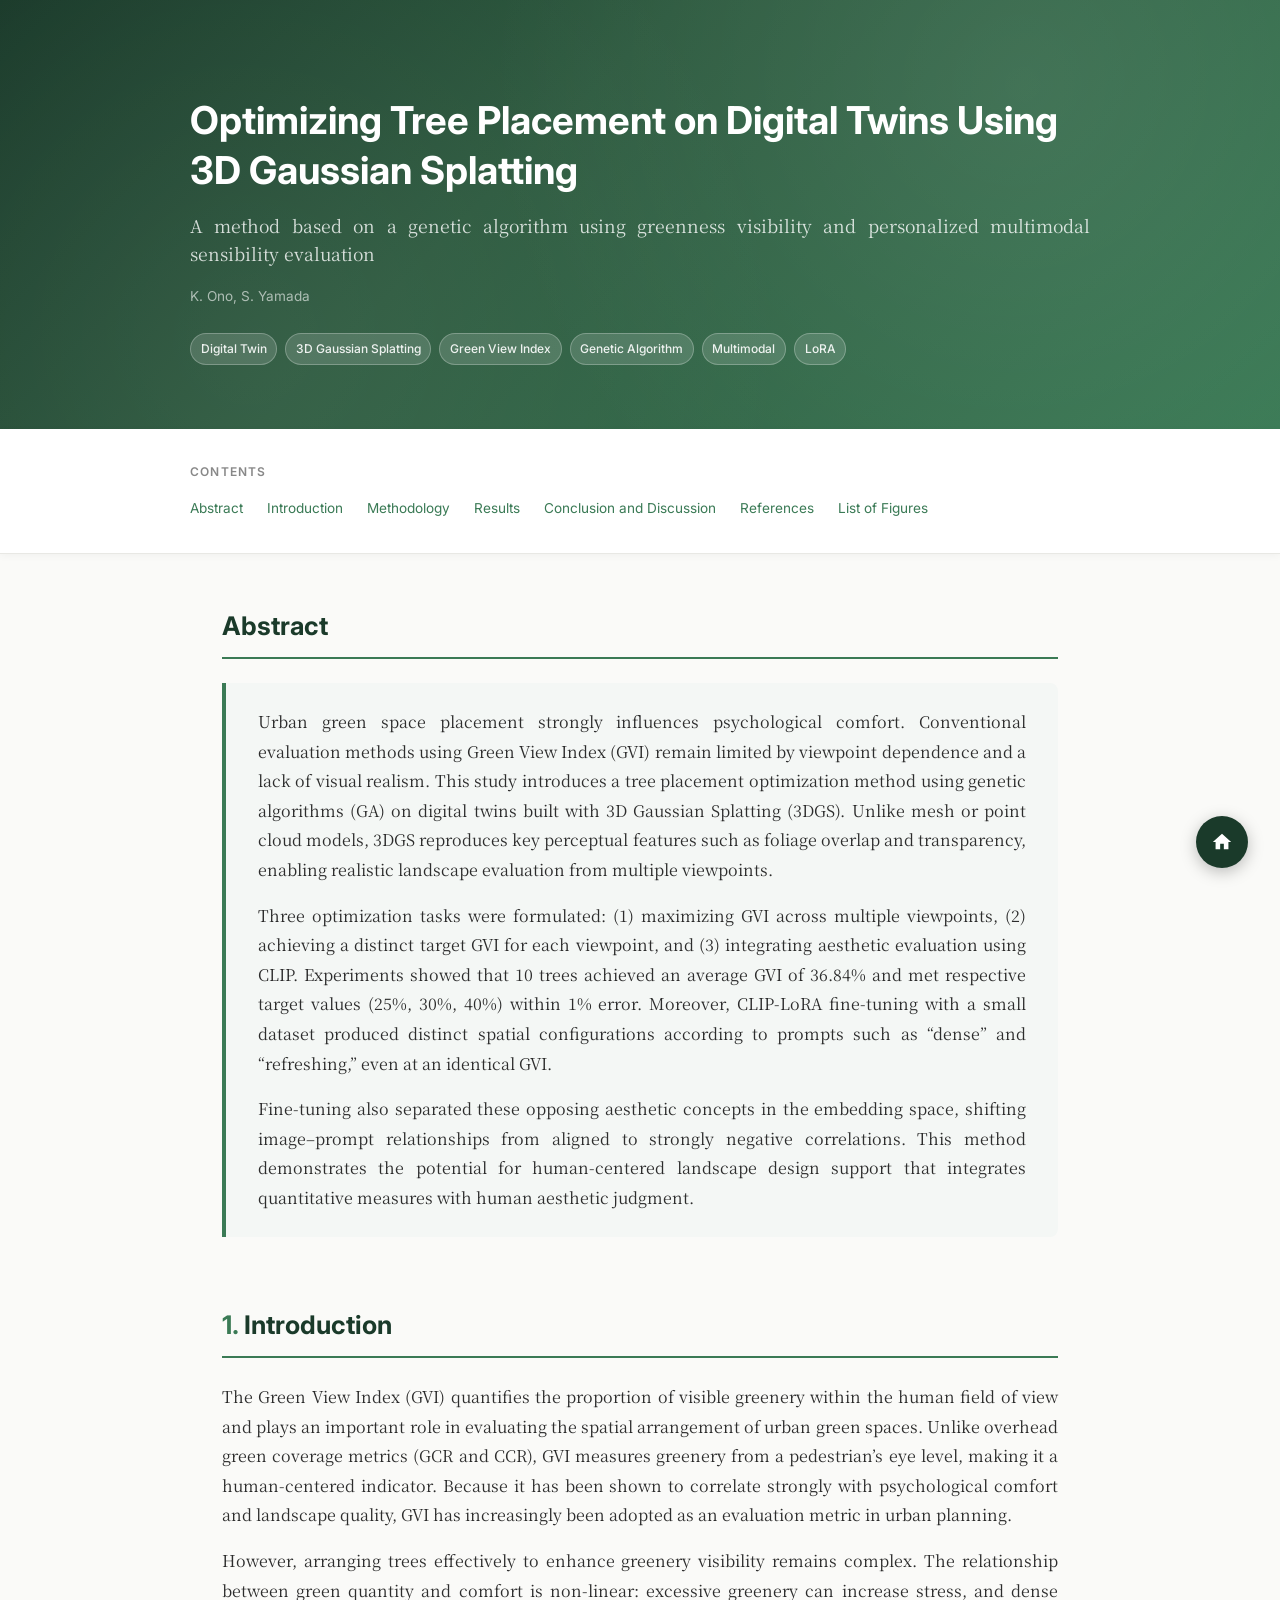
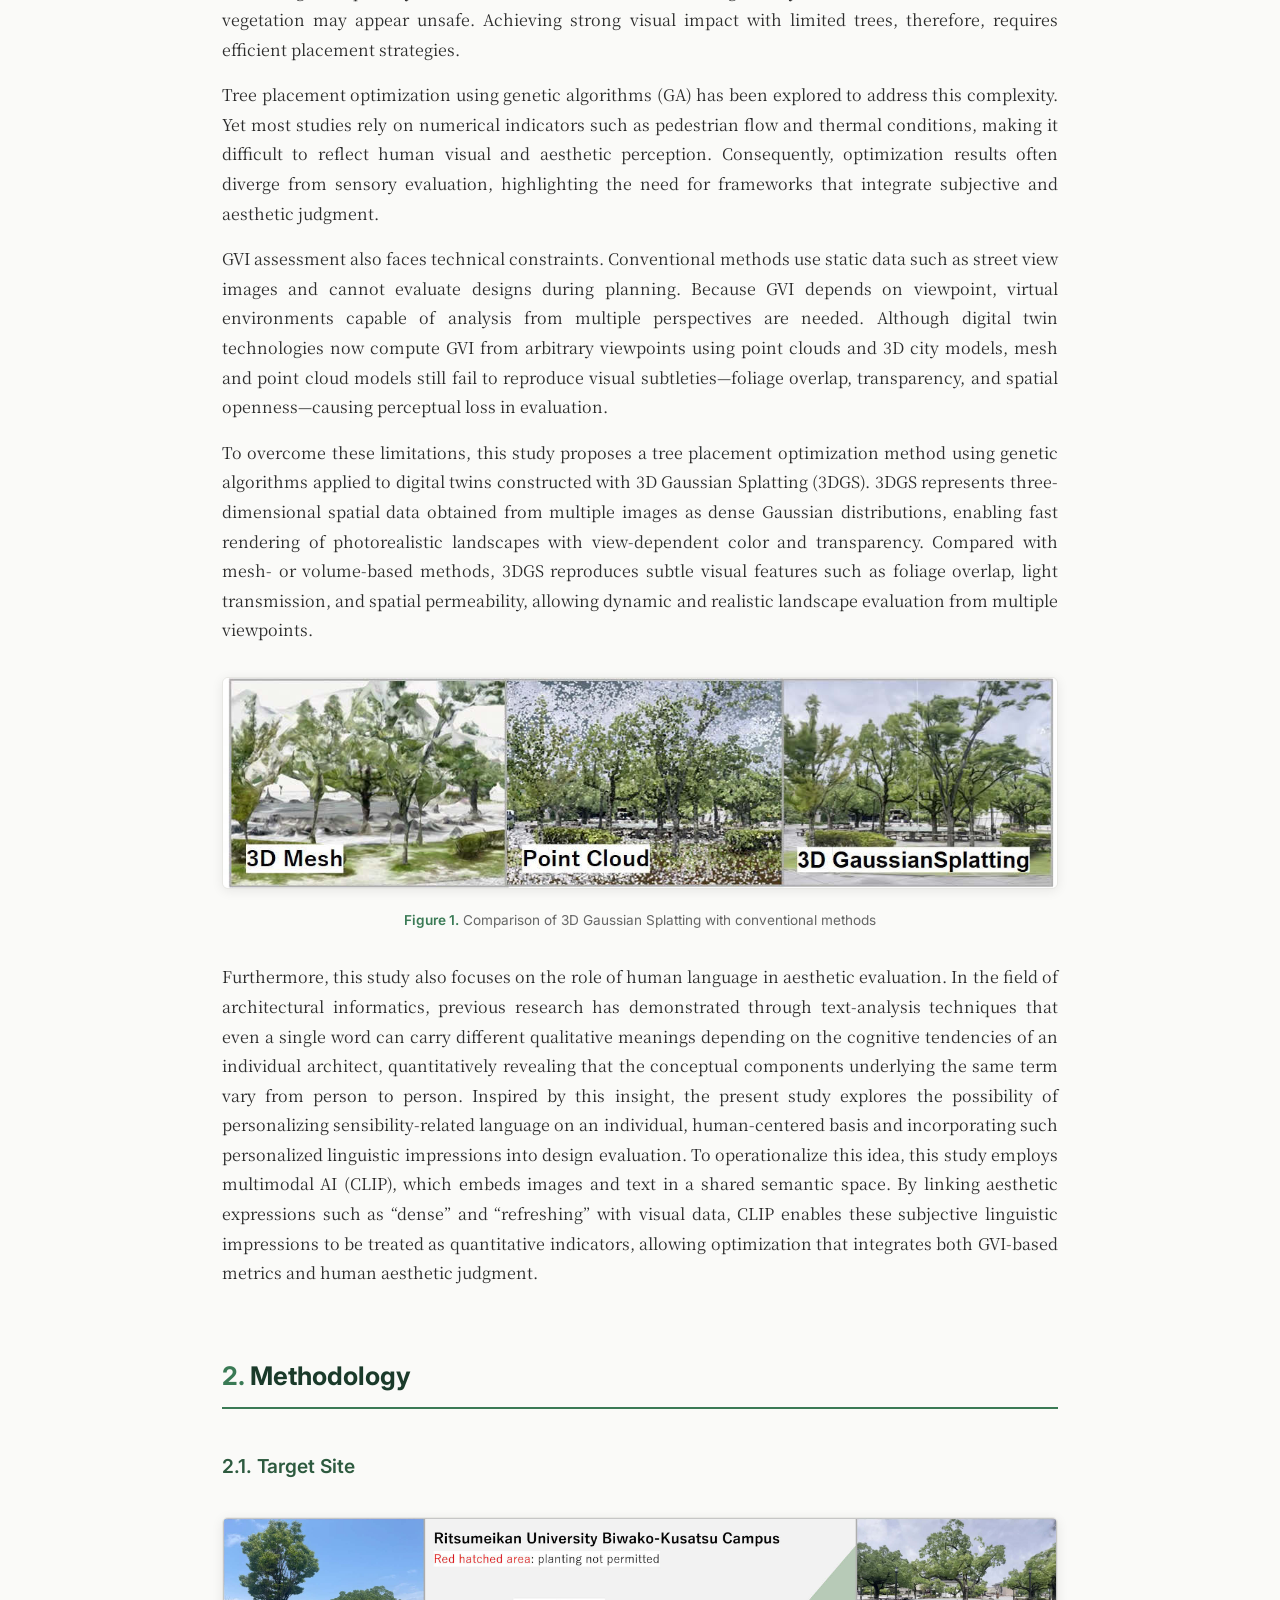
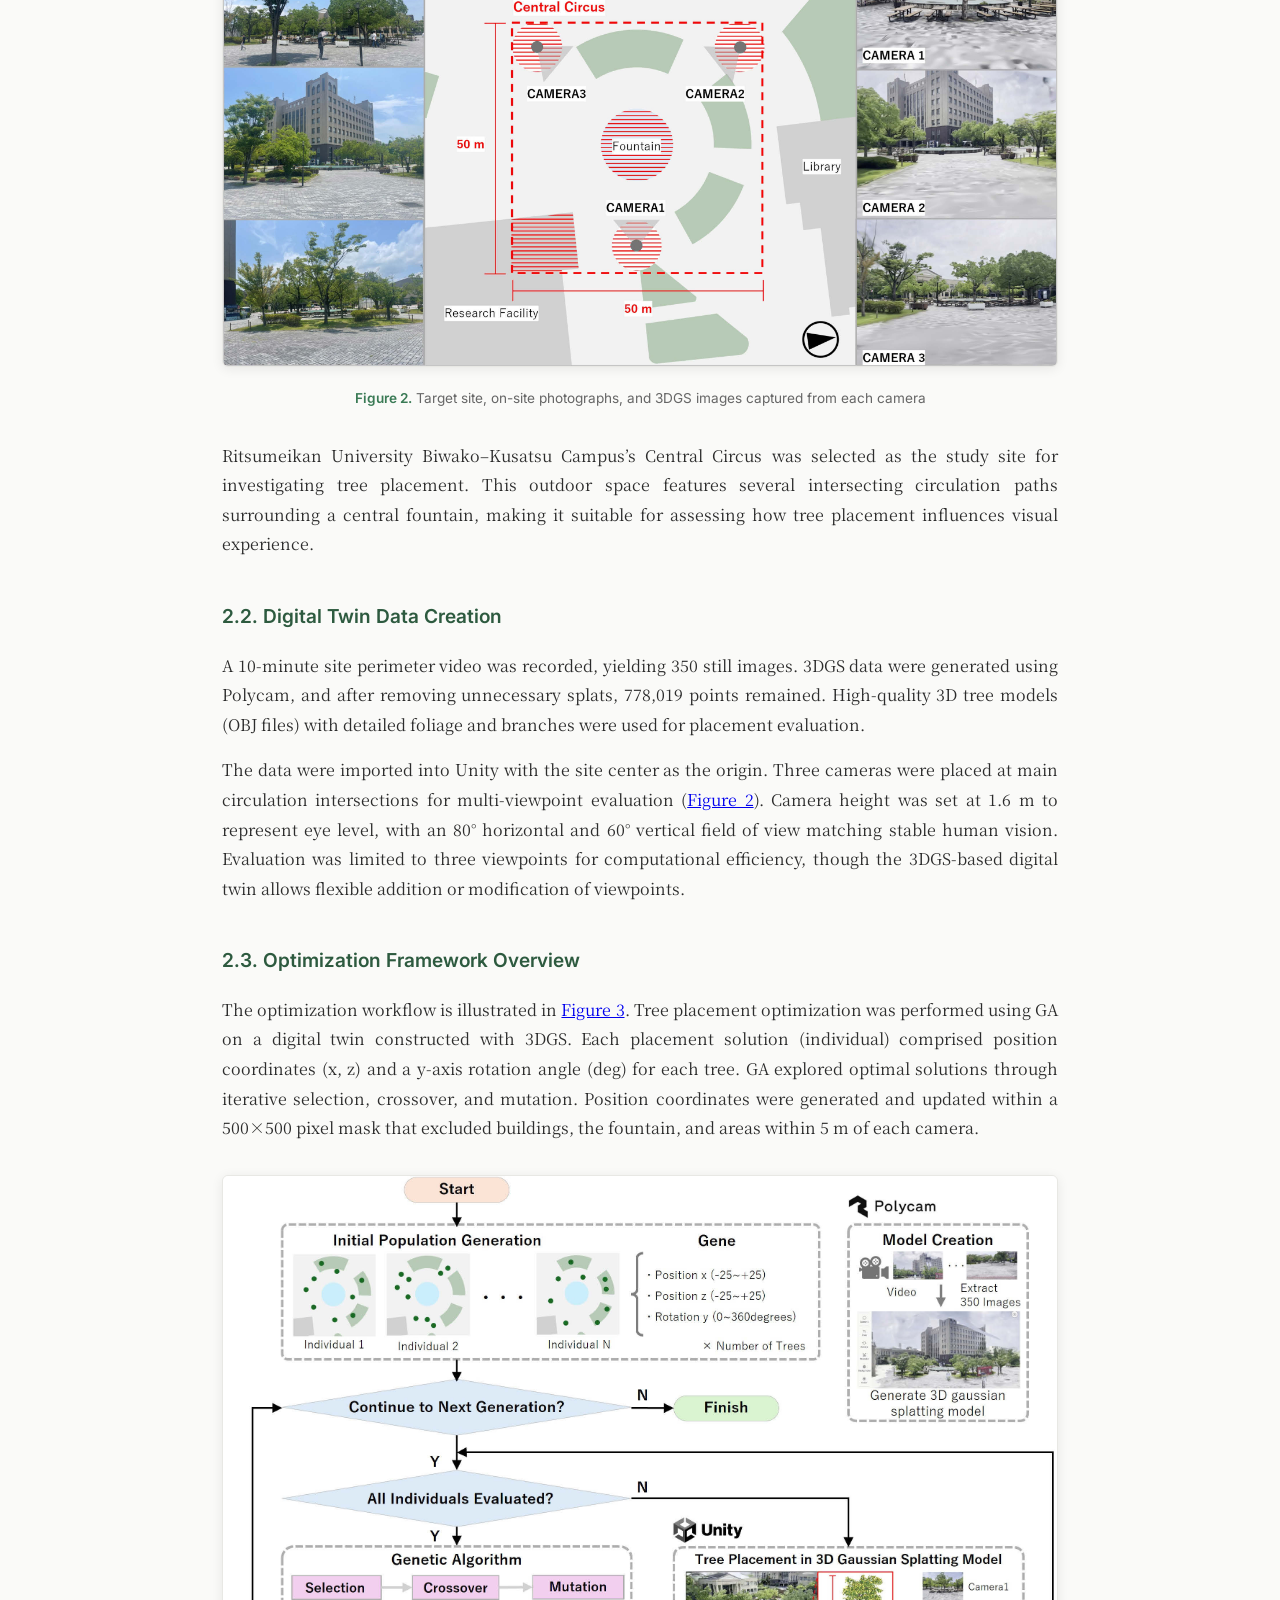
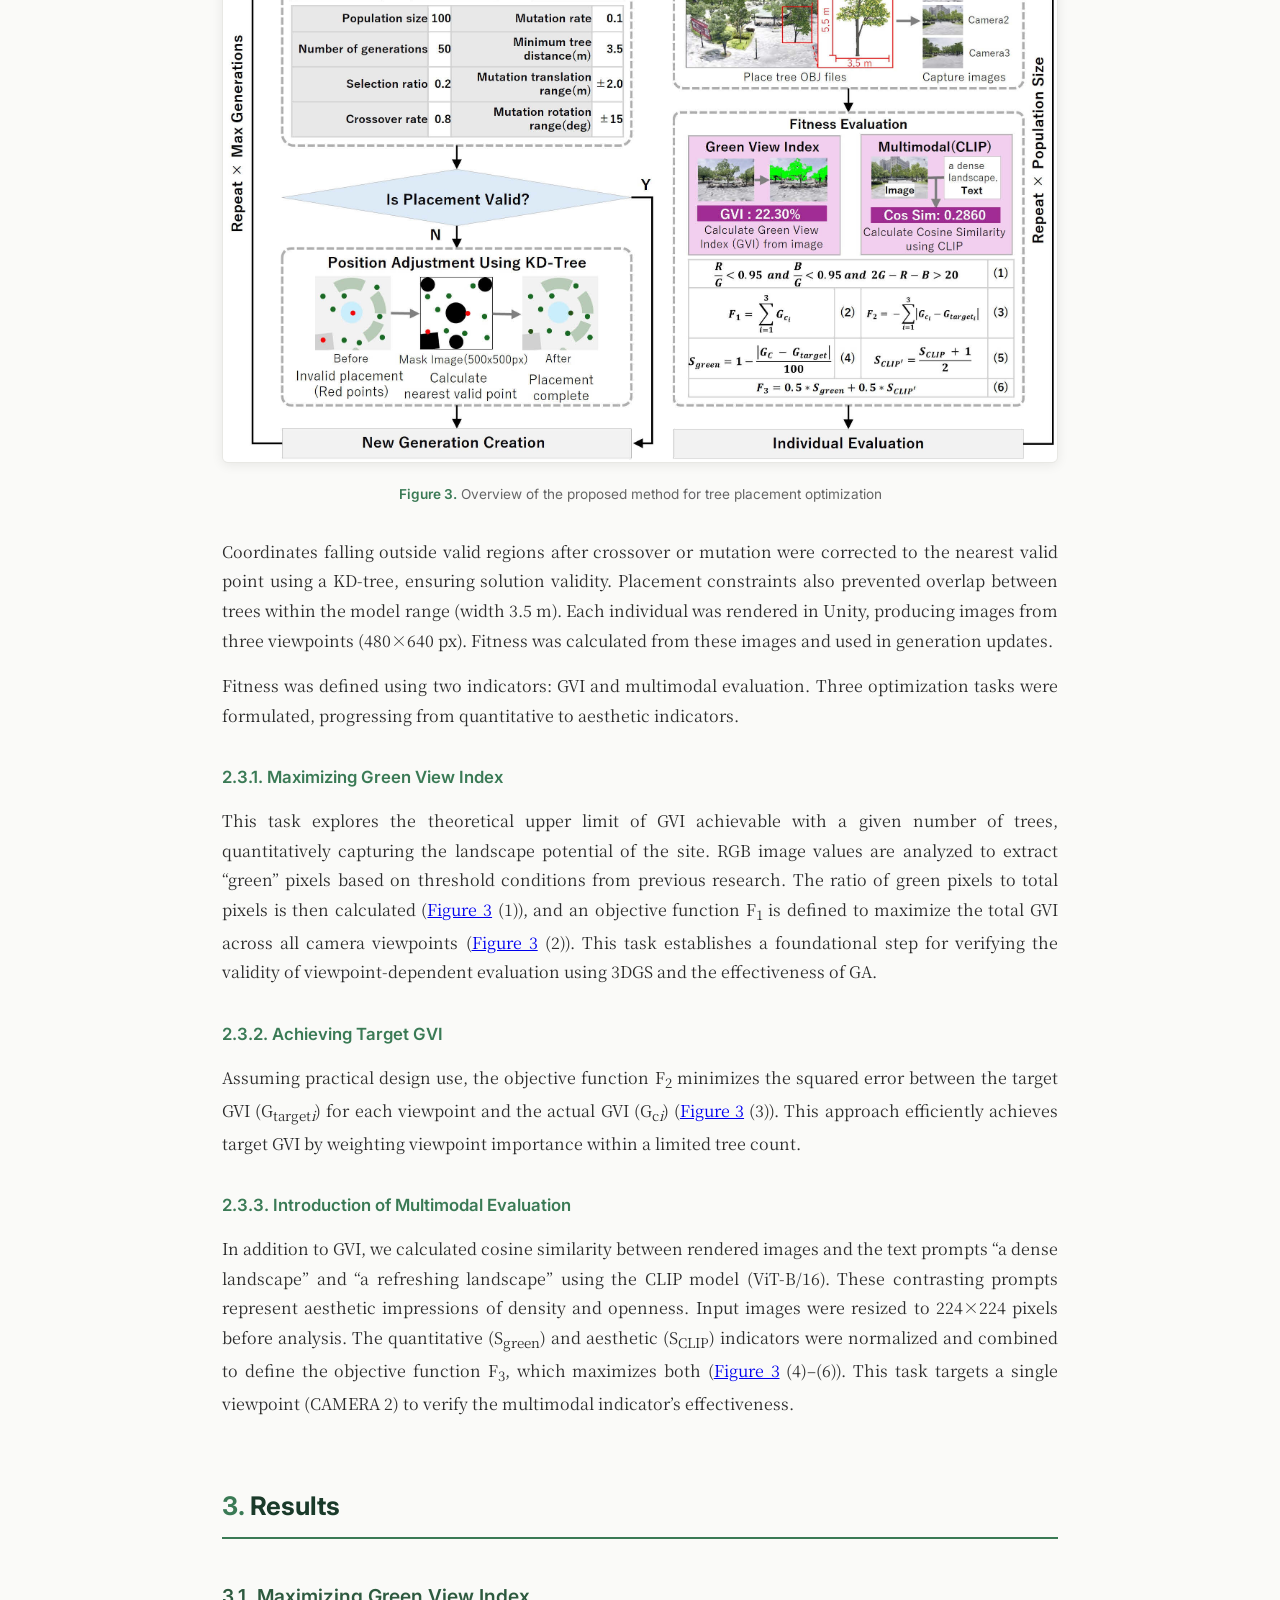
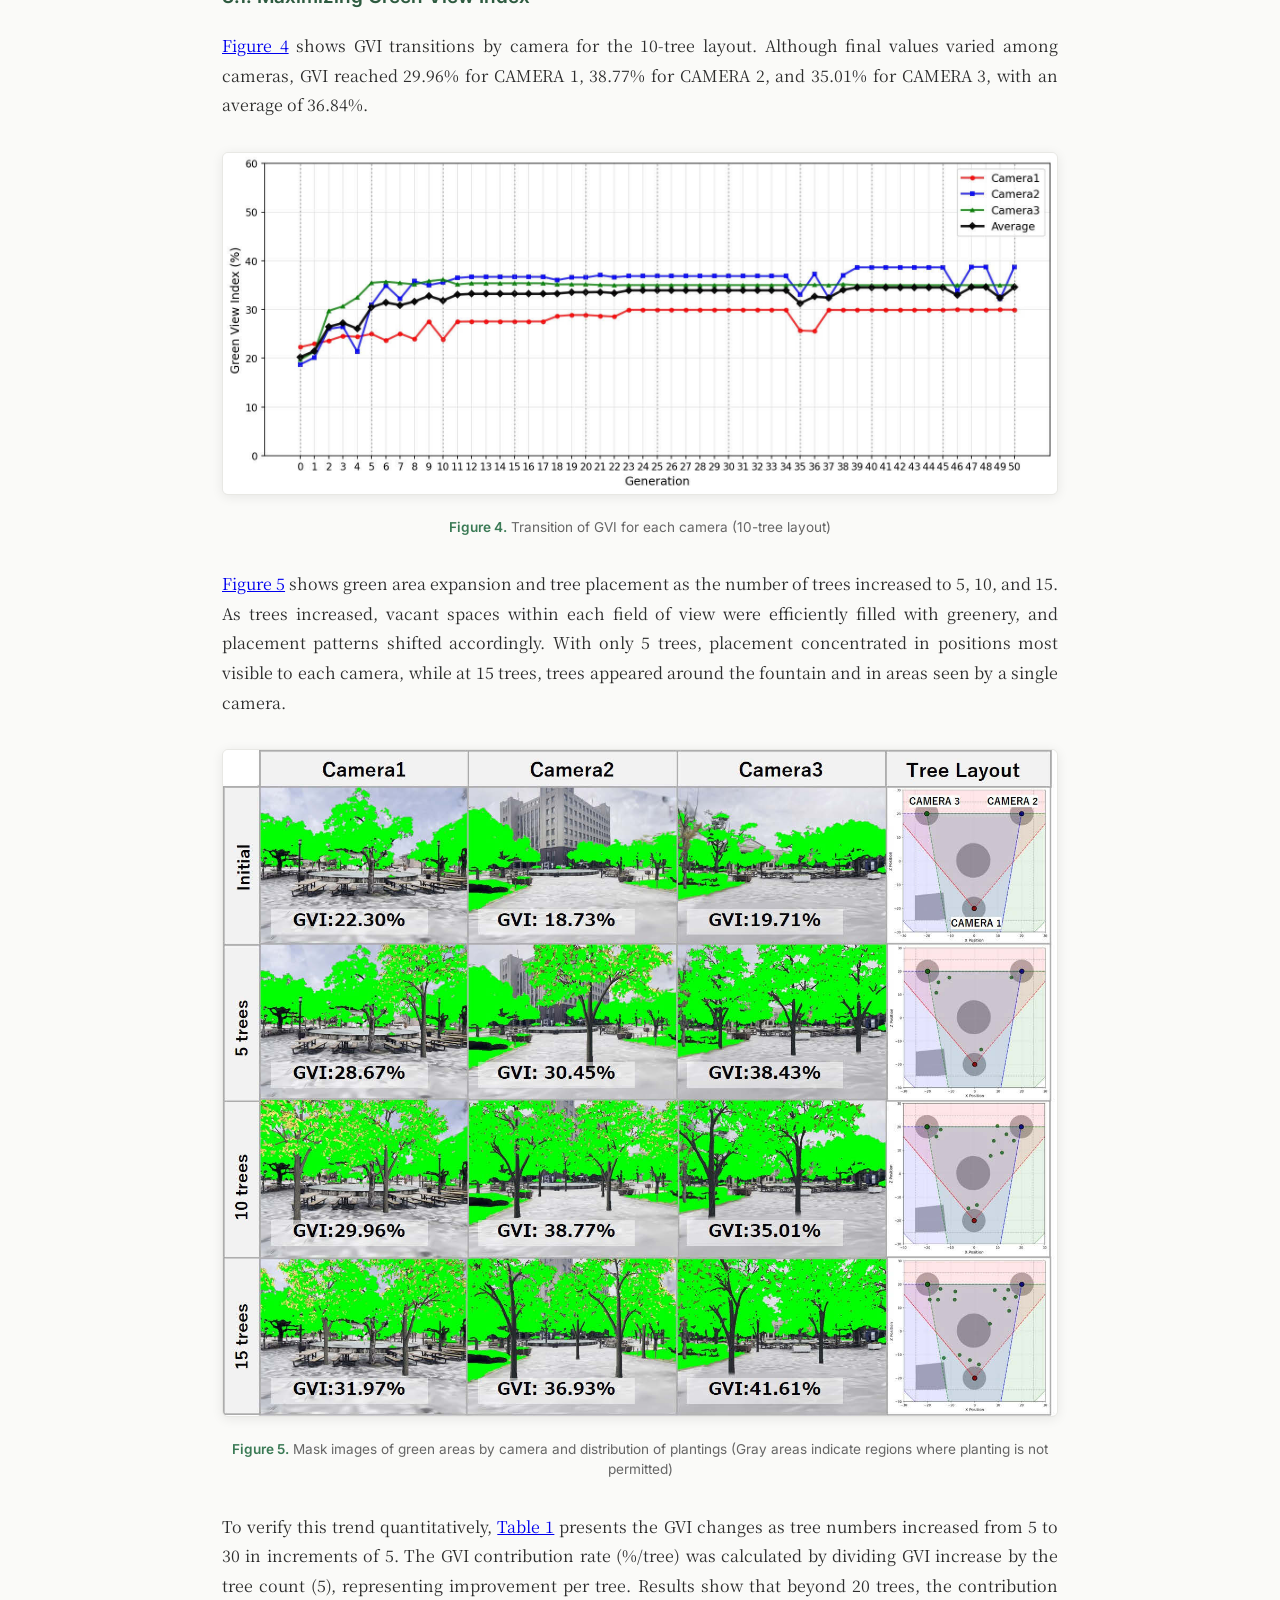
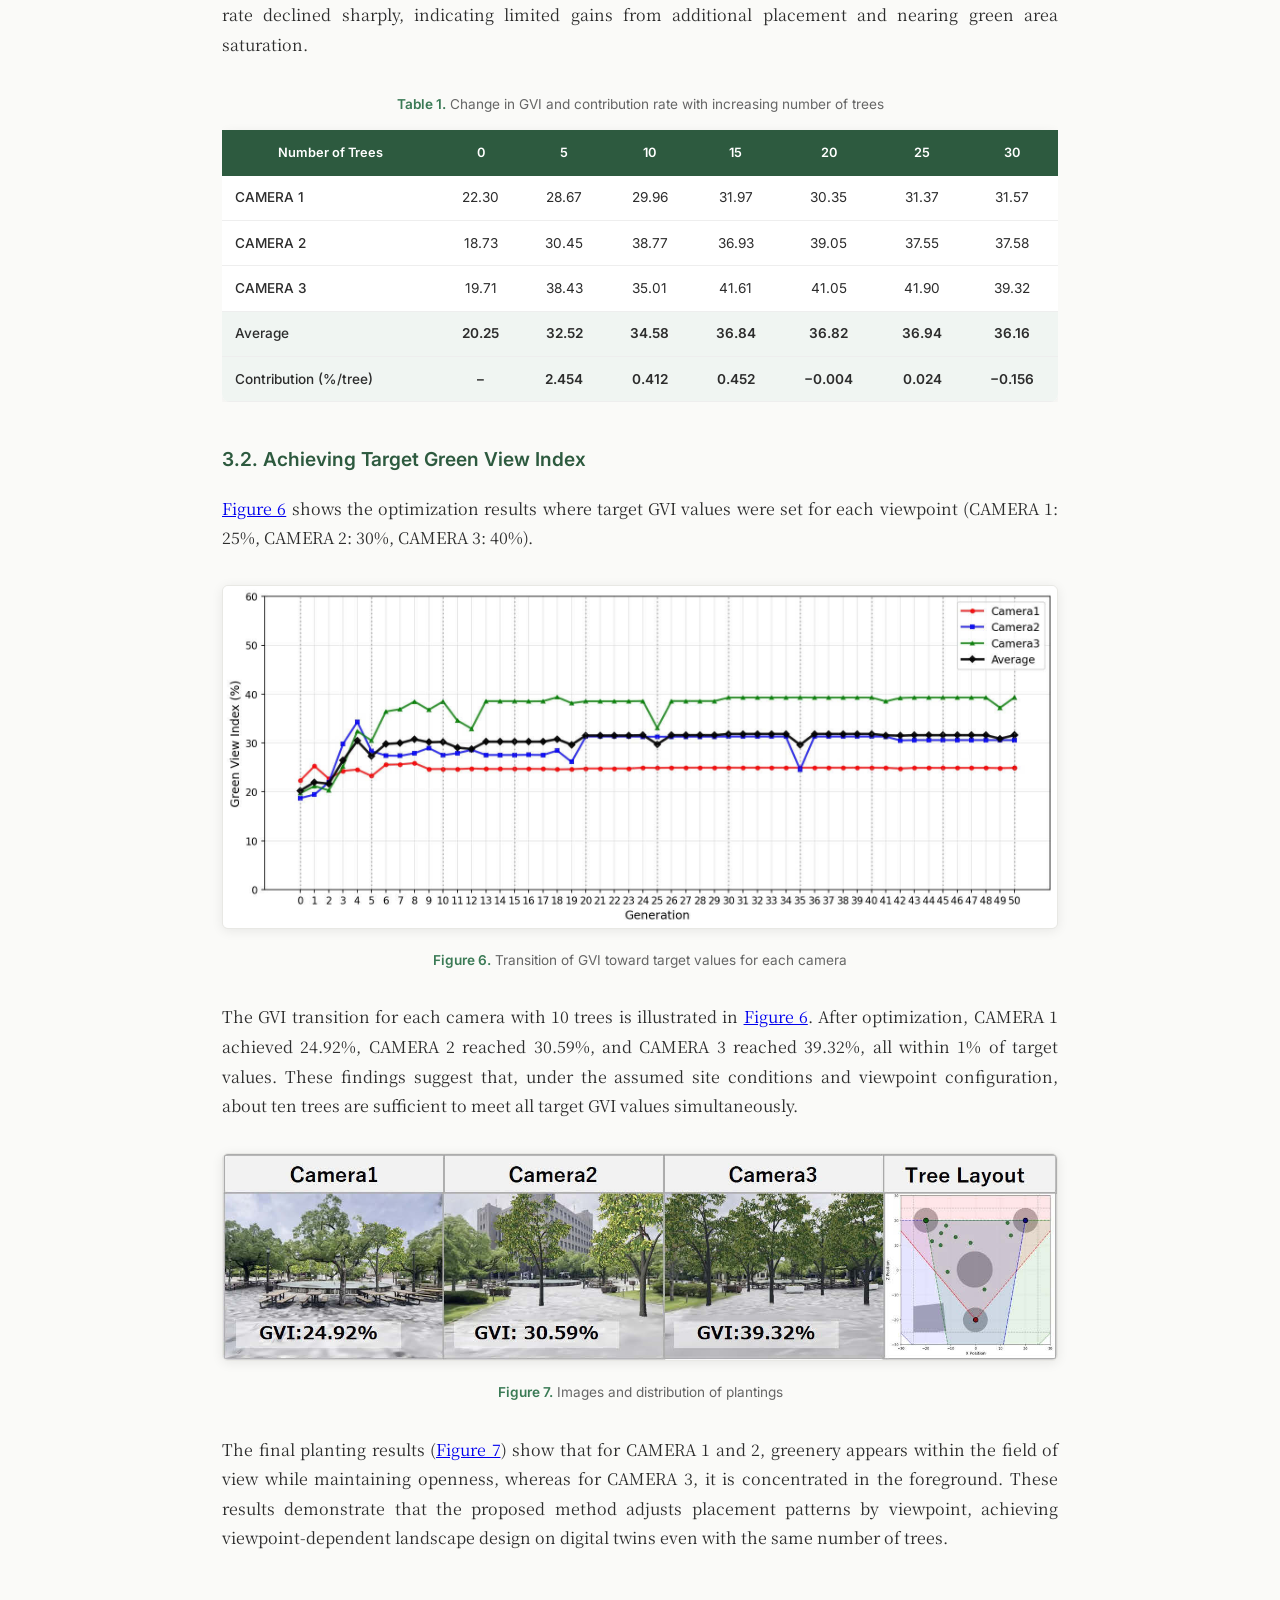
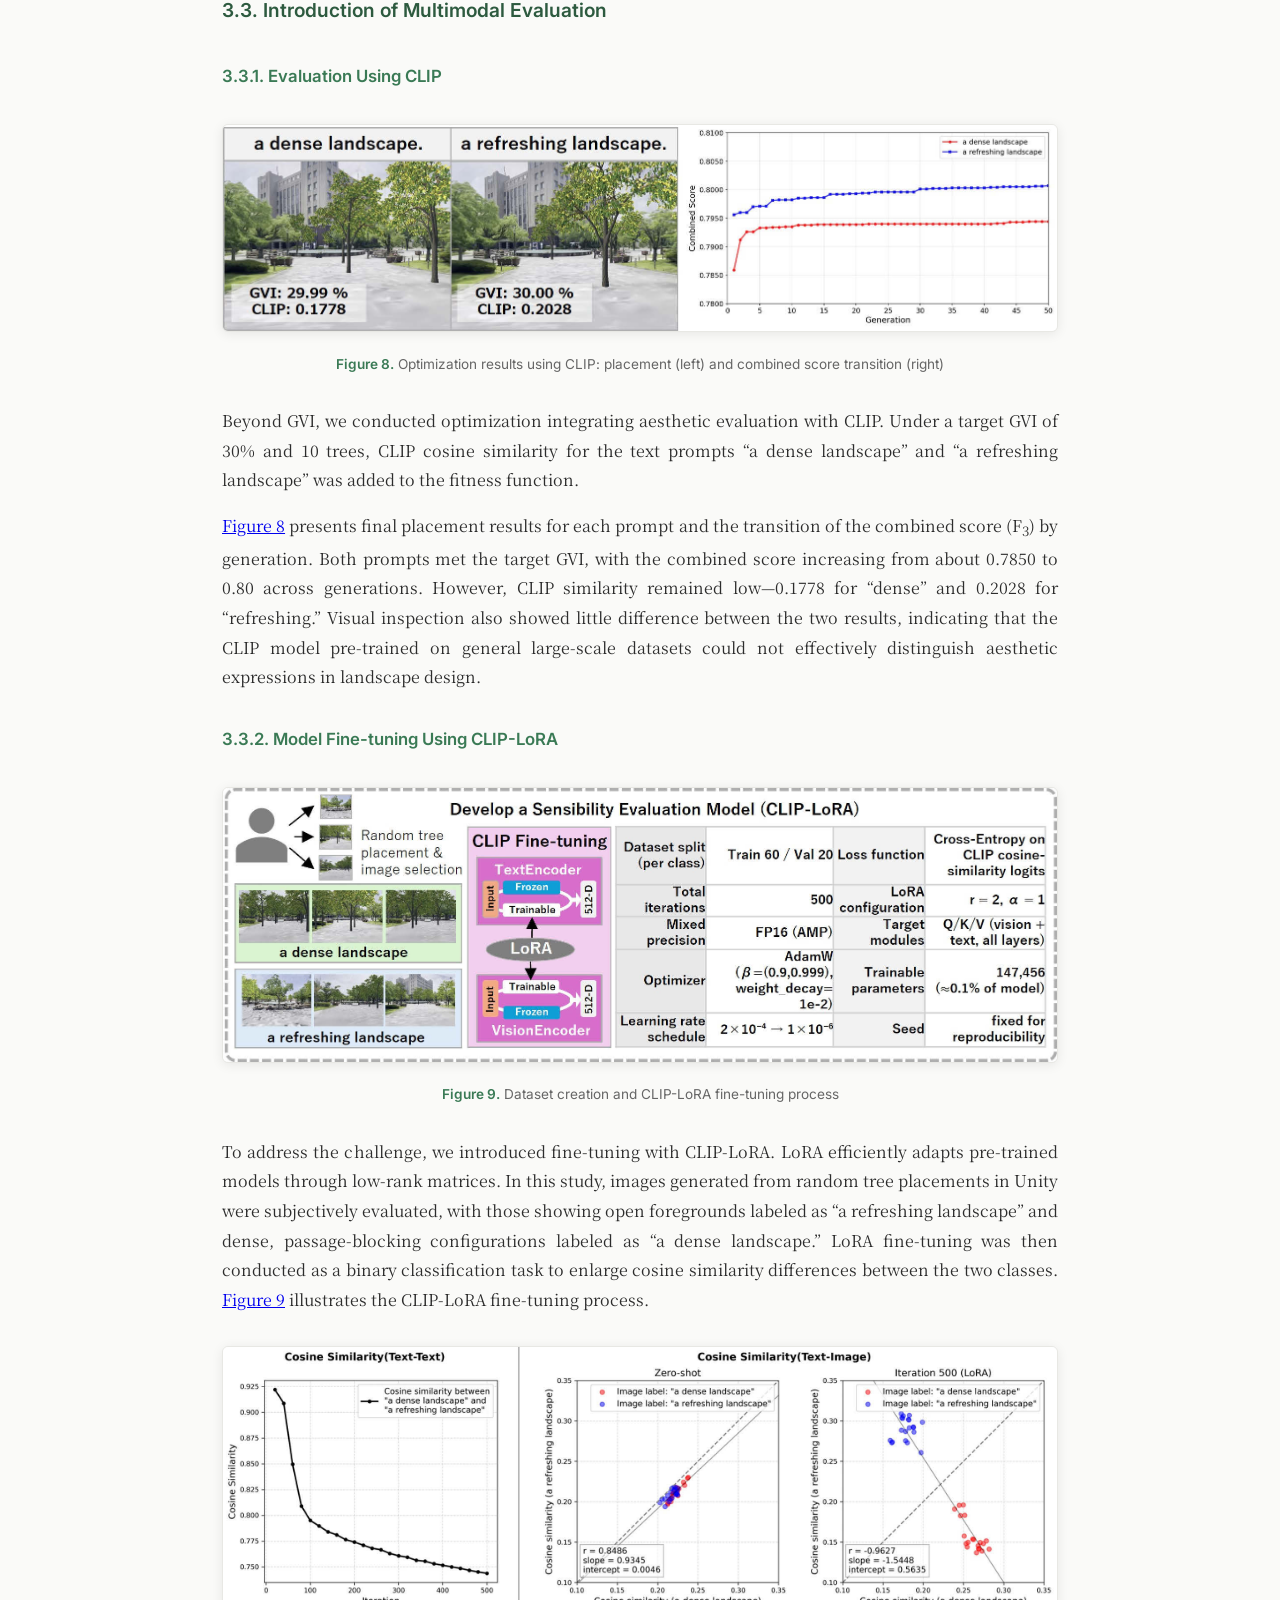
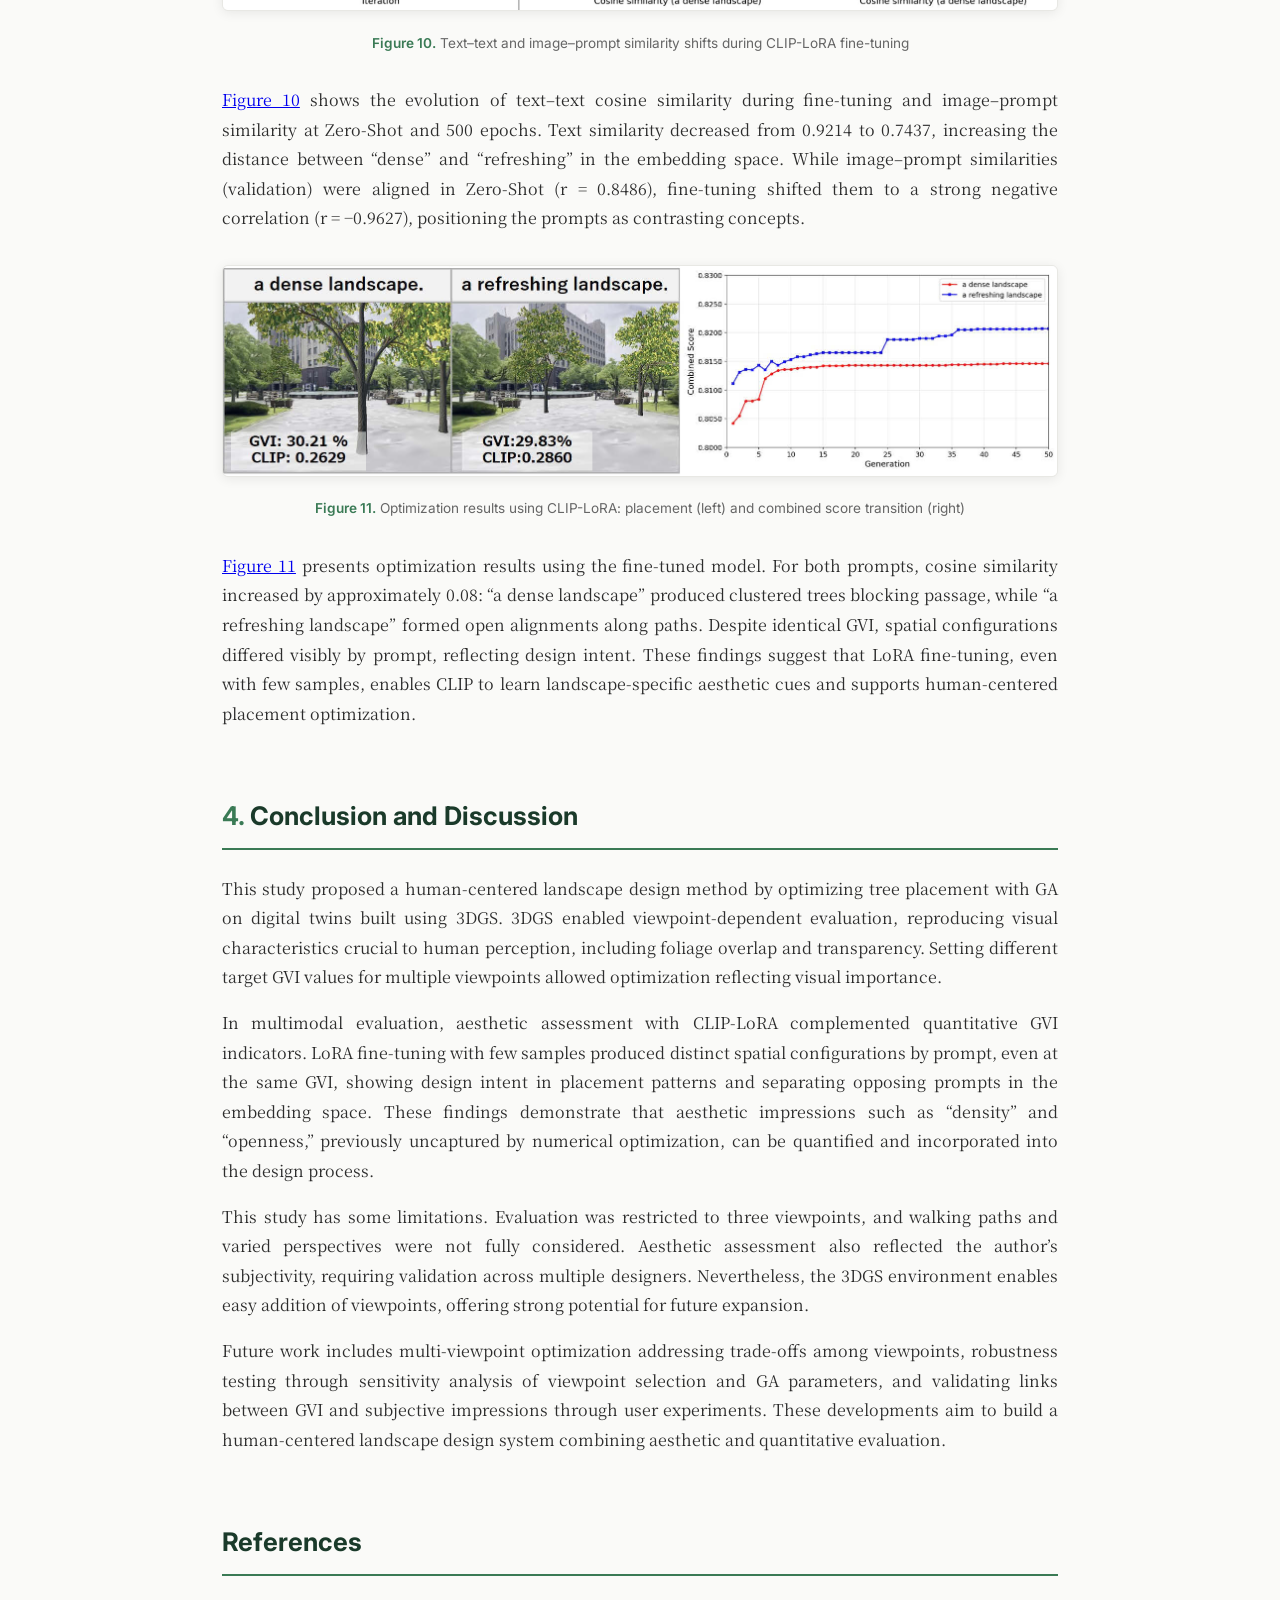
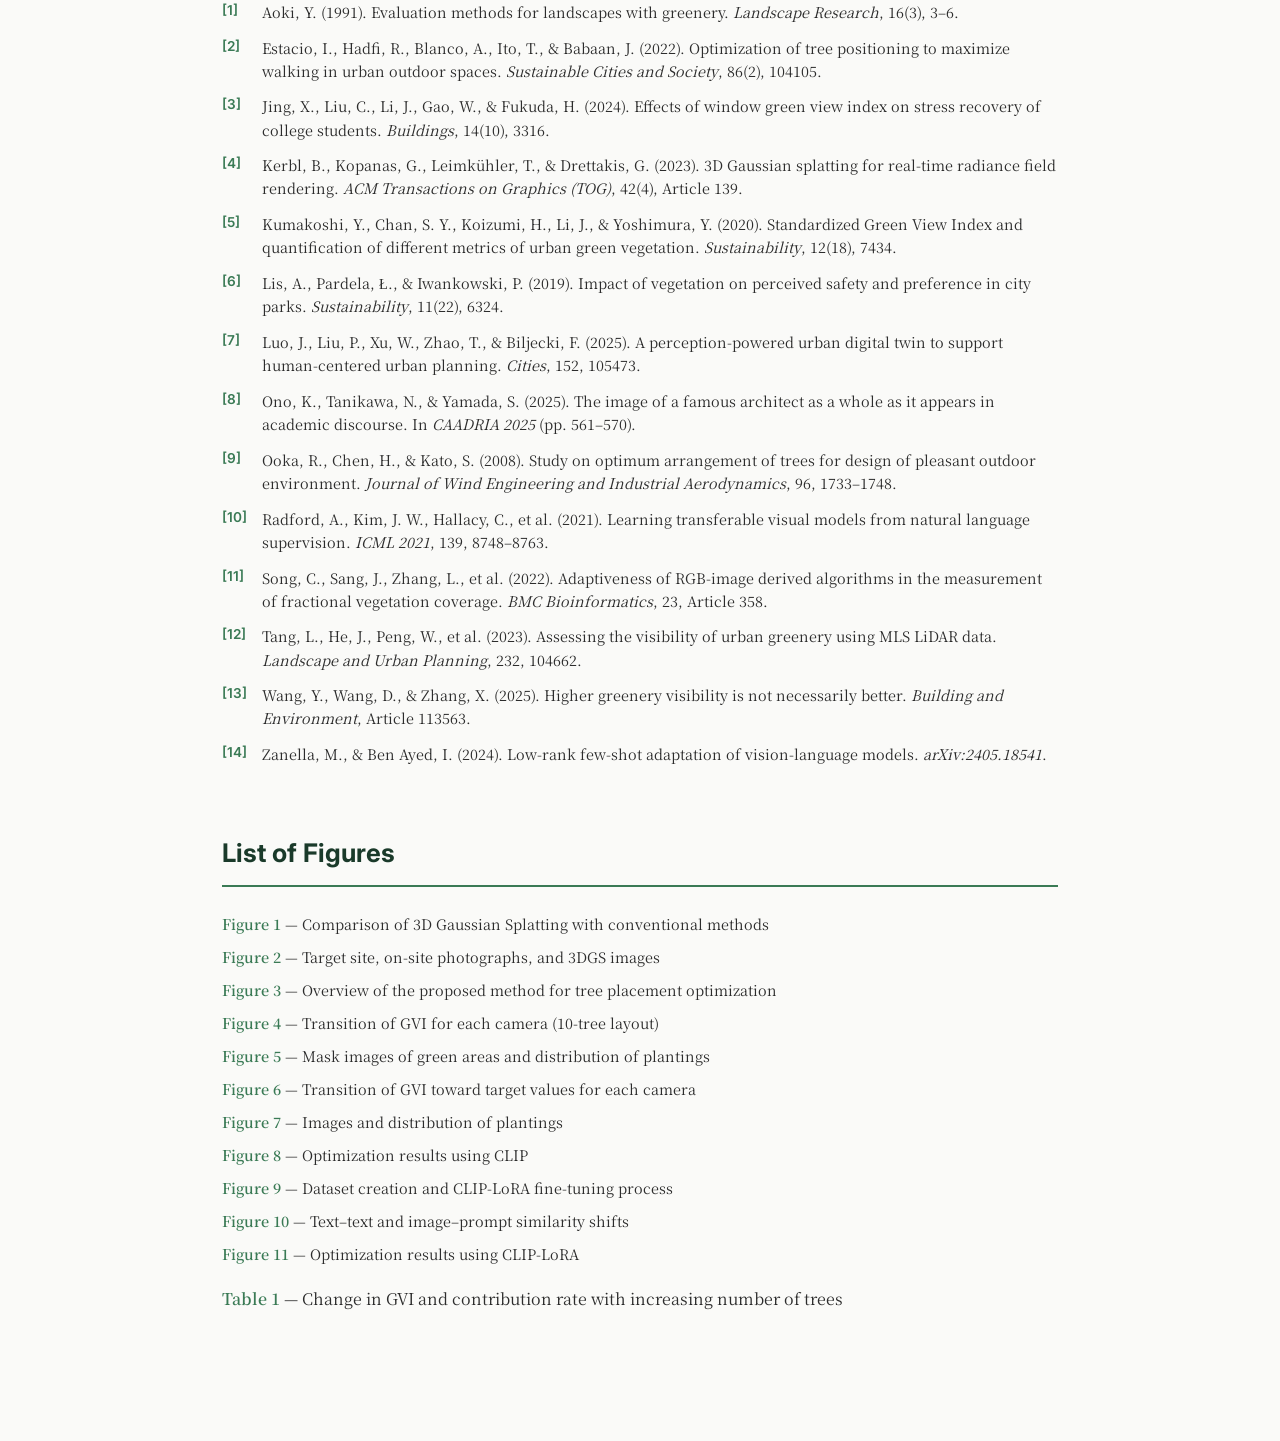
<file: research_02.html>
<!doctype html>
<html lang="en">
<head>
  <meta charset="UTF-8">
  <meta name="viewport" content="width=device-width, initial-scale=1.0">
  <title>Optimizing Tree Placement on Digital Twins Using 3D Gaussian Splatting</title>
  <!-- Google tag (gtag.js) -->
  <script async src="https://www.googletagmanager.com/gtag/js?id=G-YBXX6M25PL"></script>
  <script>
    window.dataLayer = window.dataLayer || [];
    function gtag(){dataLayer.push(arguments);}
    gtag('js', new Date());
    gtag('config', 'G-YBXX6M25PL');
  </script>
  <link rel="stylesheet" href="research.css">
</head>
<body>

  <nav class="back-nav"><a href="index.html">&larr; Home</a></nav>

  <header class="hero">
    <div class="hero-inner">
      <h1>Optimizing Tree Placement on Digital Twins Using 3D Gaussian Splatting</h1>
      <p class="hero-subtitle">A method based on a genetic algorithm using greenness visibility and personalized multimodal sensibility evaluation</p>
      <p class="hero-meta">K. Ono, S. Yamada</p>
      <div class="hero-keywords">
        <span class="keyword">Digital Twin</span>
        <span class="keyword">3D Gaussian Splatting</span>
        <span class="keyword">Green View Index</span>
        <span class="keyword">Genetic Algorithm</span>
        <span class="keyword">Multimodal</span>
        <span class="keyword">LoRA</span>
      </div>
    </div>
  </header>

  <nav class="toc">
    <div class="toc-inner">
      <h2>Contents</h2>
      <ol>
        <li><a href="#abstract">Abstract</a></li>
        <li><a href="#introduction">Introduction</a></li>
        <li><a href="#methodology">Methodology</a>
          <ol>
            <li><a href="#target-site">Target Site</a></li>
            <li><a href="#digital-twin">Digital Twin Data Creation</a></li>
            <li><a href="#optimization-framework">Optimization Framework Overview</a></li>
          </ol>
        </li>
        <li><a href="#results">Results</a>
          <ol>
            <li><a href="#result-maximize">Maximizing Green View Index</a></li>
            <li><a href="#result-target">Achieving Target GVI</a></li>
            <li><a href="#result-multimodal">Introduction of Multimodal Evaluation</a></li>
          </ol>
        </li>
        <li><a href="#conclusion">Conclusion and Discussion</a></li>
        <li><a href="#references">References</a></li>
        <li><a href="#figures">List of Figures</a></li>
      </ol>
    </div>
  </nav>

  <main class="content">

    <!-- Abstract -->
    <section id="abstract" class="section">
      <h2>Abstract</h2>
      <div class="abstract-box">
        <p>Urban green space placement strongly influences psychological comfort. Conventional evaluation methods using Green View Index (GVI) remain limited by viewpoint dependence and a lack of visual realism. This study introduces a tree placement optimization method using genetic algorithms (GA) on digital twins built with 3D Gaussian Splatting (3DGS). Unlike mesh or point cloud models, 3DGS reproduces key perceptual features such as foliage overlap and transparency, enabling realistic landscape evaluation from multiple viewpoints.</p>
        <p>Three optimization tasks were formulated: (1) maximizing GVI across multiple viewpoints, (2) achieving a distinct target GVI for each viewpoint, and (3) integrating aesthetic evaluation using CLIP. Experiments showed that 10 trees achieved an average GVI of 36.84% and met respective target values (25%, 30%, 40%) within 1% error. Moreover, CLIP-LoRA fine-tuning with a small dataset produced distinct spatial configurations according to prompts such as &ldquo;dense&rdquo; and &ldquo;refreshing,&rdquo; even at an identical GVI.</p>
        <p>Fine-tuning also separated these opposing aesthetic concepts in the embedding space, shifting image&ndash;prompt relationships from aligned to strongly negative correlations. This method demonstrates the potential for human-centered landscape design support that integrates quantitative measures with human aesthetic judgment.</p>
      </div>
    </section>

    <!-- 1. Introduction -->
    <section id="introduction" class="section">
      <h2><span class="section-num">1.</span> Introduction</h2>

      <p>The Green View Index (GVI) quantifies the proportion of visible greenery within the human field of view and plays an important role in evaluating the spatial arrangement of urban green spaces. Unlike overhead green coverage metrics (GCR and CCR), GVI measures greenery from a pedestrian&rsquo;s eye level, making it a human-centered indicator. Because it has been shown to correlate strongly with psychological comfort and landscape quality, GVI has increasingly been adopted as an evaluation metric in urban planning.</p>

      <p>However, arranging trees effectively to enhance greenery visibility remains complex. The relationship between green quantity and comfort is non-linear: excessive greenery can increase stress, and dense vegetation may appear unsafe. Achieving strong visual impact with limited trees, therefore, requires efficient placement strategies.</p>

      <p>Tree placement optimization using genetic algorithms (GA) has been explored to address this complexity. Yet most studies rely on numerical indicators such as pedestrian flow and thermal conditions, making it difficult to reflect human visual and aesthetic perception. Consequently, optimization results often diverge from sensory evaluation, highlighting the need for frameworks that integrate subjective and aesthetic judgment.</p>

      <p>GVI assessment also faces technical constraints. Conventional methods use static data such as street view images and cannot evaluate designs during planning. Because GVI depends on viewpoint, virtual environments capable of analysis from multiple perspectives are needed. Although digital twin technologies now compute GVI from arbitrary viewpoints using point clouds and 3D city models, mesh and point cloud models still fail to reproduce visual subtleties&mdash;foliage overlap, transparency, and spatial openness&mdash;causing perceptual loss in evaluation.</p>

      <p>To overcome these limitations, this study proposes a tree placement optimization method using genetic algorithms applied to digital twins constructed with 3D Gaussian Splatting (3DGS). 3DGS represents three-dimensional spatial data obtained from multiple images as dense Gaussian distributions, enabling fast rendering of photorealistic landscapes with view-dependent color and transparency. Compared with mesh- or volume-based methods, 3DGS reproduces subtle visual features such as foliage overlap, light transmission, and spatial permeability, allowing dynamic and realistic landscape evaluation from multiple viewpoints.</p>

      <figure id="fig1" class="figure">
        <img src="image/research/fig_p2_1.jpeg" alt="Comparison of 3D Gaussian Splatting with conventional methods such as mesh and point cloud representations" loading="lazy">
        <figcaption><a href="#fig1">Figure 1.</a> Comparison of 3D Gaussian Splatting with conventional methods</figcaption>
      </figure>

      <p>Furthermore, this study also focuses on the role of human language in aesthetic evaluation. In the field of architectural informatics, previous research has demonstrated through text-analysis techniques that even a single word can carry different qualitative meanings depending on the cognitive tendencies of an individual architect, quantitatively revealing that the conceptual components underlying the same term vary from person to person. Inspired by this insight, the present study explores the possibility of personalizing sensibility-related language on an individual, human-centered basis and incorporating such personalized linguistic impressions into design evaluation. To operationalize this idea, this study employs multimodal AI (CLIP), which embeds images and text in a shared semantic space. By linking aesthetic expressions such as &ldquo;dense&rdquo; and &ldquo;refreshing&rdquo; with visual data, CLIP enables these subjective linguistic impressions to be treated as quantitative indicators, allowing optimization that integrates both GVI-based metrics and human aesthetic judgment.</p>
    </section>

    <!-- 2. Methodology -->
    <section id="methodology" class="section">
      <h2><span class="section-num">2.</span> Methodology</h2>

      <!-- 2.1 Target Site -->
      <section id="target-site" class="subsection">
        <h3>2.1. Target Site</h3>

        <figure id="fig2" class="figure">
          <img src="image/research/fig_p3_1.jpeg" alt="Target site with on-site photographs and 3DGS images captured from each camera position" loading="lazy">
          <figcaption><a href="#fig2">Figure 2.</a> Target site, on-site photographs, and 3DGS images captured from each camera</figcaption>
        </figure>

        <p>Ritsumeikan University Biwako&ndash;Kusatsu Campus&rsquo;s Central Circus was selected as the study site for investigating tree placement. This outdoor space features several intersecting circulation paths surrounding a central fountain, making it suitable for assessing how tree placement influences visual experience.</p>
      </section>

      <!-- 2.2 Digital Twin Data Creation -->
      <section id="digital-twin" class="subsection">
        <h3>2.2. Digital Twin Data Creation</h3>
        <p>A 10-minute site perimeter video was recorded, yielding 350 still images. 3DGS data were generated using Polycam, and after removing unnecessary splats, 778,019 points remained. High-quality 3D tree models (OBJ files) with detailed foliage and branches were used for placement evaluation.</p>
        <p>The data were imported into Unity with the site center as the origin. Three cameras were placed at main circulation intersections for multi-viewpoint evaluation (<a href="#fig2">Figure 2</a>). Camera height was set at 1.6 m to represent eye level, with an 80&deg; horizontal and 60&deg; vertical field of view matching stable human vision. Evaluation was limited to three viewpoints for computational efficiency, though the 3DGS-based digital twin allows flexible addition or modification of viewpoints.</p>
      </section>

      <!-- 2.3 Optimization Framework -->
      <section id="optimization-framework" class="subsection">
        <h3>2.3. Optimization Framework Overview</h3>
        <p>The optimization workflow is illustrated in <a href="#fig3">Figure 3</a>. Tree placement optimization was performed using GA on a digital twin constructed with 3DGS. Each placement solution (individual) comprised position coordinates (x, z) and a y-axis rotation angle (deg) for each tree. GA explored optimal solutions through iterative selection, crossover, and mutation. Position coordinates were generated and updated within a 500&times;500 pixel mask that excluded buildings, the fountain, and areas within 5 m of each camera.</p>

        <figure id="fig3" class="figure figure-wide">
          <img src="image/research/fig_p4_1.jpeg" alt="Overview of the proposed method for tree placement optimization showing the complete workflow" loading="lazy">
          <figcaption><a href="#fig3">Figure 3.</a> Overview of the proposed method for tree placement optimization</figcaption>
        </figure>

        <p>Coordinates falling outside valid regions after crossover or mutation were corrected to the nearest valid point using a KD-tree, ensuring solution validity. Placement constraints also prevented overlap between trees within the model range (width 3.5 m). Each individual was rendered in Unity, producing images from three viewpoints (480&times;640 px). Fitness was calculated from these images and used in generation updates.</p>

        <p>Fitness was defined using two indicators: GVI and multimodal evaluation. Three optimization tasks were formulated, progressing from quantitative to aesthetic indicators.</p>

        <h4>2.3.1. Maximizing Green View Index</h4>
        <p>This task explores the theoretical upper limit of GVI achievable with a given number of trees, quantitatively capturing the landscape potential of the site. RGB image values are analyzed to extract &ldquo;green&rdquo; pixels based on threshold conditions from previous research. The ratio of green pixels to total pixels is then calculated (<a href="#fig3">Figure 3</a> (1)), and an objective function F<sub>1</sub> is defined to maximize the total GVI across all camera viewpoints (<a href="#fig3">Figure 3</a> (2)). This task establishes a foundational step for verifying the validity of viewpoint-dependent evaluation using 3DGS and the effectiveness of GA.</p>

        <h4>2.3.2. Achieving Target GVI</h4>
        <p>Assuming practical design use, the objective function F<sub>2</sub> minimizes the squared error between the target GVI (G<sub>target<em>i</em></sub>) for each viewpoint and the actual GVI (G<sub>c<em>i</em></sub>) (<a href="#fig3">Figure 3</a> (3)). This approach efficiently achieves target GVI by weighting viewpoint importance within a limited tree count.</p>

        <h4>2.3.3. Introduction of Multimodal Evaluation</h4>
        <p>In addition to GVI, we calculated cosine similarity between rendered images and the text prompts &ldquo;a dense landscape&rdquo; and &ldquo;a refreshing landscape&rdquo; using the CLIP model (ViT-B/16). These contrasting prompts represent aesthetic impressions of density and openness. Input images were resized to 224&times;224 pixels before analysis. The quantitative (S<sub>green</sub>) and aesthetic (S<sub>CLIP</sub>) indicators were normalized and combined to define the objective function F<sub>3</sub>, which maximizes both (<a href="#fig3">Figure 3</a> (4)&ndash;(6)). This task targets a single viewpoint (CAMERA 2) to verify the multimodal indicator&rsquo;s effectiveness.</p>
      </section>
    </section>

    <!-- 3. Results -->
    <section id="results" class="section">
      <h2><span class="section-num">3.</span> Results</h2>

      <!-- 3.1 -->
      <section id="result-maximize" class="subsection">
        <h3>3.1. Maximizing Green View Index</h3>

        <p><a href="#fig4">Figure 4</a> shows GVI transitions by camera for the 10-tree layout. Although final values varied among cameras, GVI reached 29.96% for CAMERA 1, 38.77% for CAMERA 2, and 35.01% for CAMERA 3, with an average of 36.84%.</p>

        <figure id="fig4" class="figure">
          <img src="image/research/fig_p5_1.jpeg" alt="Transition of GVI for each camera in the 10-tree layout showing convergence over generations" loading="lazy">
          <figcaption><a href="#fig4">Figure 4.</a> Transition of GVI for each camera (10-tree layout)</figcaption>
        </figure>

        <p><a href="#fig5">Figure 5</a> shows green area expansion and tree placement as the number of trees increased to 5, 10, and 15. As trees increased, vacant spaces within each field of view were efficiently filled with greenery, and placement patterns shifted accordingly. With only 5 trees, placement concentrated in positions most visible to each camera, while at 15 trees, trees appeared around the fountain and in areas seen by a single camera.</p>

        <figure id="fig5" class="figure figure-wide">
          <img src="image/research/fig_p6_1.jpeg" alt="Mask images of green areas by camera and distribution of plantings for different tree counts" loading="lazy">
          <figcaption><a href="#fig5">Figure 5.</a> Mask images of green areas by camera and distribution of plantings (Gray areas indicate regions where planting is not permitted)</figcaption>
        </figure>

        <p>To verify this trend quantitatively, <a href="#table1">Table 1</a> presents the GVI changes as tree numbers increased from 5 to 30 in increments of 5. The GVI contribution rate (%/tree) was calculated by dividing GVI increase by the tree count (5), representing improvement per tree. Results show that beyond 20 trees, the contribution rate declined sharply, indicating limited gains from additional placement and nearing green area saturation.</p>

        <div class="table-container" id="table1">
          <table>
            <caption><a href="#table1">Table 1.</a> Change in GVI and contribution rate with increasing number of trees</caption>
            <thead>
              <tr>
                <th>Number of Trees</th>
                <th>0</th>
                <th>5</th>
                <th>10</th>
                <th>15</th>
                <th>20</th>
                <th>25</th>
                <th>30</th>
              </tr>
            </thead>
            <tbody>
              <tr>
                <td>CAMERA 1</td>
                <td>22.30</td>
                <td>28.67</td>
                <td>29.96</td>
                <td>31.97</td>
                <td>30.35</td>
                <td>31.37</td>
                <td>31.57</td>
              </tr>
              <tr>
                <td>CAMERA 2</td>
                <td>18.73</td>
                <td>30.45</td>
                <td>38.77</td>
                <td>36.93</td>
                <td>39.05</td>
                <td>37.55</td>
                <td>37.58</td>
              </tr>
              <tr>
                <td>CAMERA 3</td>
                <td>19.71</td>
                <td>38.43</td>
                <td>35.01</td>
                <td>41.61</td>
                <td>41.05</td>
                <td>41.90</td>
                <td>39.32</td>
              </tr>
              <tr class="highlight-row">
                <td>Average</td>
                <td>20.25</td>
                <td>32.52</td>
                <td>34.58</td>
                <td>36.84</td>
                <td>36.82</td>
                <td>36.94</td>
                <td>36.16</td>
              </tr>
              <tr class="highlight-row">
                <td>Contribution (%/tree)</td>
                <td>&ndash;</td>
                <td>2.454</td>
                <td>0.412</td>
                <td>0.452</td>
                <td>&minus;0.004</td>
                <td>0.024</td>
                <td>&minus;0.156</td>
              </tr>
            </tbody>
          </table>
        </div>
      </section>

      <!-- 3.2 -->
      <section id="result-target" class="subsection">
        <h3>3.2. Achieving Target Green View Index</h3>

        <p><a href="#fig6">Figure 6</a> shows the optimization results where target GVI values were set for each viewpoint (CAMERA 1: 25%, CAMERA 2: 30%, CAMERA 3: 40%).</p>

        <figure id="fig6" class="figure">
          <img src="image/research/fig_p7_1.jpeg" alt="Transition of GVI toward target values for each camera" loading="lazy">
          <figcaption><a href="#fig6">Figure 6.</a> Transition of GVI toward target values for each camera</figcaption>
        </figure>

        <p>The GVI transition for each camera with 10 trees is illustrated in <a href="#fig6">Figure 6</a>. After optimization, CAMERA 1 achieved 24.92%, CAMERA 2 reached 30.59%, and CAMERA 3 reached 39.32%, all within 1% of target values. These findings suggest that, under the assumed site conditions and viewpoint configuration, about ten trees are sufficient to meet all target GVI values simultaneously.</p>

        <figure id="fig7" class="figure">
          <img src="image/research/fig_p7_2.jpeg" alt="Final images and distribution of plantings for each camera viewpoint" loading="lazy">
          <figcaption><a href="#fig7">Figure 7.</a> Images and distribution of plantings</figcaption>
        </figure>

        <p>The final planting results (<a href="#fig7">Figure 7</a>) show that for CAMERA 1 and 2, greenery appears within the field of view while maintaining openness, whereas for CAMERA 3, it is concentrated in the foreground. These results demonstrate that the proposed method adjusts placement patterns by viewpoint, achieving viewpoint-dependent landscape design on digital twins even with the same number of trees.</p>
      </section>

      <!-- 3.3 -->
      <section id="result-multimodal" class="subsection">
        <h3>3.3. Introduction of Multimodal Evaluation</h3>

        <h4>3.3.1. Evaluation Using CLIP</h4>

        <figure id="fig8" class="figure">
          <img src="image/research/fig_p7_3.jpeg" alt="Optimization results using CLIP: tree placement and combined score transition" loading="lazy">
          <figcaption><a href="#fig8">Figure 8.</a> Optimization results using CLIP: placement (left) and combined score transition (right)</figcaption>
        </figure>

        <p>Beyond GVI, we conducted optimization integrating aesthetic evaluation with CLIP. Under a target GVI of 30% and 10 trees, CLIP cosine similarity for the text prompts &ldquo;a dense landscape&rdquo; and &ldquo;a refreshing landscape&rdquo; was added to the fitness function.</p>

        <p><a href="#fig8">Figure 8</a> presents final placement results for each prompt and the transition of the combined score (F<sub>3</sub>) by generation. Both prompts met the target GVI, with the combined score increasing from about 0.7850 to 0.80 across generations. However, CLIP similarity remained low&mdash;0.1778 for &ldquo;dense&rdquo; and 0.2028 for &ldquo;refreshing.&rdquo; Visual inspection also showed little difference between the two results, indicating that the CLIP model pre-trained on general large-scale datasets could not effectively distinguish aesthetic expressions in landscape design.</p>

        <h4>3.3.2. Model Fine-tuning Using CLIP-LoRA</h4>

        <figure id="fig9" class="figure">
          <img src="image/research/fig_p8_1.jpeg" alt="Dataset creation and CLIP-LoRA fine-tuning process" loading="lazy">
          <figcaption><a href="#fig9">Figure 9.</a> Dataset creation and CLIP-LoRA fine-tuning process</figcaption>
        </figure>

        <p>To address the challenge, we introduced fine-tuning with CLIP-LoRA. LoRA efficiently adapts pre-trained models through low-rank matrices. In this study, images generated from random tree placements in Unity were subjectively evaluated, with those showing open foregrounds labeled as &ldquo;a refreshing landscape&rdquo; and dense, passage-blocking configurations labeled as &ldquo;a dense landscape.&rdquo; LoRA fine-tuning was then conducted as a binary classification task to enlarge cosine similarity differences between the two classes. <a href="#fig9">Figure 9</a> illustrates the CLIP-LoRA fine-tuning process.</p>

        <figure id="fig10" class="figure">
          <img src="image/research/fig_p8_2.jpeg" alt="Text-text and image-prompt similarity shifts during CLIP-LoRA fine-tuning" loading="lazy">
          <figcaption><a href="#fig10">Figure 10.</a> Text&ndash;text and image&ndash;prompt similarity shifts during CLIP-LoRA fine-tuning</figcaption>
        </figure>

        <p><a href="#fig10">Figure 10</a> shows the evolution of text&ndash;text cosine similarity during fine-tuning and image&ndash;prompt similarity at Zero-Shot and 500 epochs. Text similarity decreased from 0.9214 to 0.7437, increasing the distance between &ldquo;dense&rdquo; and &ldquo;refreshing&rdquo; in the embedding space. While image&ndash;prompt similarities (validation) were aligned in Zero-Shot (r = 0.8486), fine-tuning shifted them to a strong negative correlation (r = &minus;0.9627), positioning the prompts as contrasting concepts.</p>

        <figure id="fig11" class="figure">
          <img src="image/research/fig_p9_1.jpeg" alt="Optimization results using CLIP-LoRA: tree placement and combined score transition" loading="lazy">
          <figcaption><a href="#fig11">Figure 11.</a> Optimization results using CLIP-LoRA: placement (left) and combined score transition (right)</figcaption>
        </figure>

        <p><a href="#fig11">Figure 11</a> presents optimization results using the fine-tuned model. For both prompts, cosine similarity increased by approximately 0.08: &ldquo;a dense landscape&rdquo; produced clustered trees blocking passage, while &ldquo;a refreshing landscape&rdquo; formed open alignments along paths. Despite identical GVI, spatial configurations differed visibly by prompt, reflecting design intent. These findings suggest that LoRA fine-tuning, even with few samples, enables CLIP to learn landscape-specific aesthetic cues and supports human-centered placement optimization.</p>
      </section>
    </section>

    <!-- 4. Conclusion -->
    <section id="conclusion" class="section">
      <h2><span class="section-num">4.</span> Conclusion and Discussion</h2>

      <p>This study proposed a human-centered landscape design method by optimizing tree placement with GA on digital twins built using 3DGS. 3DGS enabled viewpoint-dependent evaluation, reproducing visual characteristics crucial to human perception, including foliage overlap and transparency. Setting different target GVI values for multiple viewpoints allowed optimization reflecting visual importance.</p>

      <p>In multimodal evaluation, aesthetic assessment with CLIP-LoRA complemented quantitative GVI indicators. LoRA fine-tuning with few samples produced distinct spatial configurations by prompt, even at the same GVI, showing design intent in placement patterns and separating opposing prompts in the embedding space. These findings demonstrate that aesthetic impressions such as &ldquo;density&rdquo; and &ldquo;openness,&rdquo; previously uncaptured by numerical optimization, can be quantified and incorporated into the design process.</p>

      <p>This study has some limitations. Evaluation was restricted to three viewpoints, and walking paths and varied perspectives were not fully considered. Aesthetic assessment also reflected the author&rsquo;s subjectivity, requiring validation across multiple designers. Nevertheless, the 3DGS environment enables easy addition of viewpoints, offering strong potential for future expansion.</p>

      <p>Future work includes multi-viewpoint optimization addressing trade-offs among viewpoints, robustness testing through sensitivity analysis of viewpoint selection and GA parameters, and validating links between GVI and subjective impressions through user experiments. These developments aim to build a human-centered landscape design system combining aesthetic and quantitative evaluation.</p>
    </section>

    <!-- References -->
    <section id="references" class="section">
      <h2>References</h2>
      <ol class="references-list">
        <li>Aoki, Y. (1991). Evaluation methods for landscapes with greenery. <em>Landscape Research</em>, 16(3), 3&ndash;6.</li>
        <li>Estacio, I., Hadfi, R., Blanco, A., Ito, T., &amp; Babaan, J. (2022). Optimization of tree positioning to maximize walking in urban outdoor spaces. <em>Sustainable Cities and Society</em>, 86(2), 104105.</li>
        <li>Jing, X., Liu, C., Li, J., Gao, W., &amp; Fukuda, H. (2024). Effects of window green view index on stress recovery of college students. <em>Buildings</em>, 14(10), 3316.</li>
        <li>Kerbl, B., Kopanas, G., Leimk&uuml;hler, T., &amp; Drettakis, G. (2023). 3D Gaussian splatting for real-time radiance field rendering. <em>ACM Transactions on Graphics (TOG)</em>, 42(4), Article 139.</li>
        <li>Kumakoshi, Y., Chan, S. Y., Koizumi, H., Li, J., &amp; Yoshimura, Y. (2020). Standardized Green View Index and quantification of different metrics of urban green vegetation. <em>Sustainability</em>, 12(18), 7434.</li>
        <li>Lis, A., Pardela, &Lstrok;., &amp; Iwankowski, P. (2019). Impact of vegetation on perceived safety and preference in city parks. <em>Sustainability</em>, 11(22), 6324.</li>
        <li>Luo, J., Liu, P., Xu, W., Zhao, T., &amp; Biljecki, F. (2025). A perception-powered urban digital twin to support human-centered urban planning. <em>Cities</em>, 152, 105473.</li>
        <li>Ono, K., Tanikawa, N., &amp; Yamada, S. (2025). The image of a famous architect as a whole as it appears in academic discourse. In <em>CAADRIA 2025</em> (pp. 561&ndash;570).</li>
        <li>Ooka, R., Chen, H., &amp; Kato, S. (2008). Study on optimum arrangement of trees for design of pleasant outdoor environment. <em>Journal of Wind Engineering and Industrial Aerodynamics</em>, 96, 1733&ndash;1748.</li>
        <li>Radford, A., Kim, J. W., Hallacy, C., et al. (2021). Learning transferable visual models from natural language supervision. <em>ICML 2021</em>, 139, 8748&ndash;8763.</li>
        <li>Song, C., Sang, J., Zhang, L., et al. (2022). Adaptiveness of RGB-image derived algorithms in the measurement of fractional vegetation coverage. <em>BMC Bioinformatics</em>, 23, Article 358.</li>
        <li>Tang, L., He, J., Peng, W., et al. (2023). Assessing the visibility of urban greenery using MLS LiDAR data. <em>Landscape and Urban Planning</em>, 232, 104662.</li>
        <li>Wang, Y., Wang, D., &amp; Zhang, X. (2025). Higher greenery visibility is not necessarily better. <em>Building and Environment</em>, Article 113563.</li>
        <li>Zanella, M., &amp; Ben Ayed, I. (2024). Low-rank few-shot adaptation of vision-language models. <em>arXiv:2405.18541</em>.</li>
      </ol>
    </section>

    <!-- Figures index -->
    <section id="figures" class="section">
      <h2>List of Figures</h2>
      <ul class="figure-index">
        <li><a href="#fig1">Figure 1</a> &mdash; Comparison of 3D Gaussian Splatting with conventional methods</li>
        <li><a href="#fig2">Figure 2</a> &mdash; Target site, on-site photographs, and 3DGS images</li>
        <li><a href="#fig3">Figure 3</a> &mdash; Overview of the proposed method for tree placement optimization</li>
        <li><a href="#fig4">Figure 4</a> &mdash; Transition of GVI for each camera (10-tree layout)</li>
        <li><a href="#fig5">Figure 5</a> &mdash; Mask images of green areas and distribution of plantings</li>
        <li><a href="#fig6">Figure 6</a> &mdash; Transition of GVI toward target values for each camera</li>
        <li><a href="#fig7">Figure 7</a> &mdash; Images and distribution of plantings</li>
        <li><a href="#fig8">Figure 8</a> &mdash; Optimization results using CLIP</li>
        <li><a href="#fig9">Figure 9</a> &mdash; Dataset creation and CLIP-LoRA fine-tuning process</li>
        <li><a href="#fig10">Figure 10</a> &mdash; Text&ndash;text and image&ndash;prompt similarity shifts</li>
        <li><a href="#fig11">Figure 11</a> &mdash; Optimization results using CLIP-LoRA</li>
      </ul>
      <div class="table-index">
        <p><a href="#table1">Table 1</a> &mdash; Change in GVI and contribution rate with increasing number of trees</p>
      </div>
    </section>

  </main>

  <a href="index.html" class="home-fab" aria-label="Home" title="Home">
    <svg viewBox="0 0 24 24"><path d="M10 20v-6h4v6h5v-8h3L12 3 2 12h3v8z"/></svg>
  </a>

</body>
</html>
</file>
<file: research01.css>
@import url("https://fonts.googleapis.com/css2?family=Noto+Serif+JP:wght@400;700&family=Noto+Sans+JP:wght@400;500;700&family=Inter:wght@400;500;600;700&display=swap");

/* ========== Reset & Base ========== */
*, *::before, *::after {
  margin: 0;
  padding: 0;
  box-sizing: border-box;
}

html {
  scroll-behavior: smooth;
  scroll-padding-top: 2rem;
}

body {
  font-family: "Noto Serif JP", "Georgia", serif;
  line-height: 1.85;
  color: #2c2c2c;
  background-color: #f8f8fa;
}

/* ========== Site Navigation ========== */
.site-nav {
  display: flex;
  gap: 0;
  background: #111;
  font-family: "Inter", "Noto Sans JP", sans-serif;
  font-size: 0.8rem;
}

.site-nav a {
  color: rgba(255,255,255,0.7);
  text-decoration: none;
  padding: 0.6rem 1.2rem;
  transition: background 0.2s, color 0.2s;
}

.site-nav a:hover {
  background: rgba(255,255,255,0.1);
  color: #fff;
}

.site-nav a.nav-current {
  background: rgba(255,255,255,0.15);
  color: #fff;
  font-weight: 600;
}

/* ========== Back Navigation ========== */
.back-nav {
  display: none;
}

/* ========== Floating Home Button ========== */
.home-fab {
  position: fixed;
  bottom: 2rem;
  right: 2rem;
  z-index: 500;
  width: 52px;
  height: 52px;
  border-radius: 50%;
  background: #1a1a3a;
  box-shadow: 0 4px 16px rgba(0,0,0,0.25);
  display: flex;
  align-items: center;
  justify-content: center;
  text-decoration: none;
  transition: transform 0.2s, box-shadow 0.2s, background 0.2s;
}

.home-fab:hover {
  transform: scale(1.1);
  box-shadow: 0 6px 24px rgba(0,0,0,0.35);
  background: #2d2d5a;
}

.home-fab svg {
  width: 22px;
  height: 22px;
  fill: #fff;
}

/* ========== Hero Header ========== */
.hero {
  background: linear-gradient(135deg, #1a1a3a 0%, #2d2d5a 40%, #3a3a7a 100%);
  color: #fff;
  padding: 6rem 2rem 4rem;
  position: relative;
  overflow: hidden;
}

.hero::before {
  content: "";
  position: absolute;
  inset: 0;
  background:
    radial-gradient(circle at 20% 80%, rgba(255,255,255,0.05) 0%, transparent 50%),
    radial-gradient(circle at 80% 20%, rgba(255,255,255,0.08) 0%, transparent 50%);
  pointer-events: none;
}

.hero-inner {
  max-width: 900px;
  margin: 0 auto;
  position: relative;
  z-index: 1;
}

.hero-label {
  font-family: "Inter", "Noto Sans JP", sans-serif;
  font-size: 0.8rem;
  font-weight: 600;
  letter-spacing: 0.15em;
  text-transform: uppercase;
  color: rgba(255,255,255,0.6);
  margin-bottom: 1.5rem;
}

.hero h1 {
  font-family: "Inter", "Noto Sans JP", sans-serif;
  font-size: clamp(1.6rem, 4vw, 2.4rem);
  font-weight: 700;
  line-height: 1.3;
  margin-bottom: 1rem;
}

.hero-subtitle {
  font-size: clamp(0.95rem, 2vw, 1.1rem);
  color: rgba(255,255,255,0.8);
  line-height: 1.6;
  margin-bottom: 1rem;
}

.hero-meta {
  font-family: "Inter", "Noto Sans JP", sans-serif;
  font-size: 0.85rem;
  color: rgba(255,255,255,0.6);
  margin-bottom: 0.3rem;
}

.hero-meta a {
  color: rgba(255,255,255,0.8);
  text-decoration: none;
}

.hero-meta a:hover {
  text-decoration: underline;
}

.hero-venue {
  font-family: "Inter", "Noto Sans JP", sans-serif;
  font-size: 0.8rem;
  color: rgba(255,255,255,0.5);
  margin-bottom: 2rem;
}

.hero-keywords {
  display: flex;
  flex-wrap: wrap;
  gap: 0.5rem;
}

.keyword {
  font-family: "Inter", "Noto Sans JP", sans-serif;
  font-size: 0.75rem;
  font-weight: 500;
  padding: 0.3em 0.8em;
  border-radius: 100px;
  background: rgba(255,255,255,0.15);
  border: 1px solid rgba(255,255,255,0.25);
  color: rgba(255,255,255,0.9);
}

/* ========== Table of Contents ========== */
.toc {
  background: #fff;
  border-bottom: 1px solid #e4e4e8;
  padding: 2rem;
  position: sticky;
  top: 0;
  z-index: 100;
  box-shadow: 0 2px 8px rgba(0,0,0,0.04);
}

.toc-inner {
  max-width: 900px;
  margin: 0 auto;
}

.toc h2 {
  font-family: "Inter", "Noto Sans JP", sans-serif;
  font-size: 0.75rem;
  font-weight: 600;
  letter-spacing: 0.1em;
  text-transform: uppercase;
  color: #888;
  margin-bottom: 0.8rem;
}

.toc ol {
  list-style: none;
  display: flex;
  flex-wrap: wrap;
  gap: 0.3rem 1.5rem;
  font-family: "Inter", "Noto Sans JP", sans-serif;
  font-size: 0.85rem;
}

.toc > .toc-inner > ol > li > ol {
  display: none;
}

.toc a {
  color: #3a3a7a;
  text-decoration: none;
  transition: color 0.2s;
}

.toc a:hover {
  color: #1a1a3a;
  text-decoration: underline;
}

/* ========== Main Content ========== */
.content {
  max-width: 900px;
  margin: 0 auto;
  padding: 3rem 2rem 4rem;
}

.section {
  margin-bottom: 4rem;
}

.section > h2 {
  font-family: "Inter", "Noto Sans JP", sans-serif;
  font-size: 1.6rem;
  font-weight: 700;
  color: #1a1a3a;
  margin-bottom: 1.5rem;
  padding-bottom: 0.5rem;
  border-bottom: 2px solid #3a3a7a;
}

.section-num {
  color: #3a3a7a;
}

.subsection {
  margin-top: 2.5rem;
  margin-bottom: 2.5rem;
}

.subsection h3 {
  font-family: "Inter", "Noto Sans JP", sans-serif;
  font-size: 1.2rem;
  font-weight: 600;
  color: #2d2d5a;
  margin-bottom: 1rem;
}

h4 {
  font-family: "Inter", "Noto Sans JP", sans-serif;
  font-size: 1.05rem;
  font-weight: 600;
  color: #3a3a7a;
  margin-top: 2rem;
  margin-bottom: 0.8rem;
}

p {
  margin-bottom: 1rem;
  font-size: 1rem;
  text-align: justify;
}

/* ========== Abstract ========== */
.abstract-box {
  background: #f4f4f7;
  border-left: 4px solid #3a3a7a;
  padding: 1.5rem 2rem;
  border-radius: 0 8px 8px 0;
}

.abstract-box p:last-child {
  margin-bottom: 0;
}

/* ========== Figures ========== */
.figure {
  margin: 2rem 0;
  text-align: center;
}

.figure img {
  max-width: 100%;
  height: auto;
  border-radius: 6px;
  box-shadow: 0 2px 12px rgba(0,0,0,0.08);
  border: 1px solid #e4e4e8;
  background: #fff;
  transition: box-shadow 0.3s;
}

.figure img:hover {
  box-shadow: 0 4px 20px rgba(0,0,0,0.12);
}

.figure figcaption {
  font-family: "Inter", "Noto Sans JP", sans-serif;
  font-size: 0.85rem;
  color: #666;
  margin-top: 0.8rem;
  line-height: 1.5;
}

.figure figcaption a {
  color: #3a3a7a;
  font-weight: 600;
  text-decoration: none;
}

.figure figcaption a:hover {
  text-decoration: underline;
}

.figure-wide img {
  width: 100%;
}

/* ========== References ========== */
.references-list {
  list-style: none;
  counter-reset: ref;
}

.references-list li {
  counter-increment: ref;
  padding-left: 2.5rem;
  position: relative;
  margin-bottom: 0.8rem;
  font-size: 0.9rem;
  line-height: 1.6;
  text-align: left;
}

.references-list li::before {
  content: "[" counter(ref) "]";
  position: absolute;
  left: 0;
  color: #3a3a7a;
  font-weight: 600;
  font-family: "Inter", sans-serif;
  font-size: 0.85rem;
}

.references-list em {
  font-style: italic;
}

/* ========== Figure Index ========== */
.figure-index {
  list-style: none;
  padding: 0;
}

.figure-index li {
  margin-bottom: 0.4rem;
  font-size: 0.9rem;
}

.figure-index a {
  color: #3a3a7a;
  font-weight: 600;
  text-decoration: none;
}

.figure-index a:hover {
  text-decoration: underline;
}

/* ========== Footer ========== */
footer {
  background: #1a1a3a;
  color: rgba(255,255,255,0.6);
  text-align: center;
  padding: 2rem;
  font-family: "Inter", "Noto Sans JP", sans-serif;
  font-size: 0.8rem;
}

/* ========== Responsive ========== */
@media (max-width: 768px) {
  .hero {
    padding: 4rem 1.5rem 3rem;
  }

  .content {
    padding: 2rem 1.2rem 3rem;
  }

  .toc ol {
    flex-direction: column;
    gap: 0.3rem;
  }

  .abstract-box {
    padding: 1rem 1.2rem;
  }
}

@media (max-width: 480px) {
  .hero h1 {
    font-size: 1.4rem;
  }

  .section > h2 {
    font-size: 1.3rem;
  }
}
</file>
<file: research.css>
@import url("https://fonts.googleapis.com/css2?family=Noto+Serif+JP:wght@400;700&family=Noto+Sans+JP:wght@400;500;700&family=Inter:wght@400;500;600;700&display=swap");

/* ========== Reset & Base ========== */
*, *::before, *::after {
  margin: 0;
  padding: 0;
  box-sizing: border-box;
}

html {
  scroll-behavior: smooth;
  scroll-padding-top: 2rem;
}

body {
  font-family: "Noto Serif JP", "Georgia", serif;
  line-height: 1.85;
  color: #2c2c2c;
  background-color: #fafaf8;
}

/* ========== Site Navigation ========== */
.site-nav {
  display: flex;
  gap: 0;
  background: #111;
  font-family: "Inter", "Noto Sans JP", sans-serif;
  font-size: 0.8rem;
}

.site-nav a {
  color: rgba(255,255,255,0.7);
  text-decoration: none;
  padding: 0.6rem 1.2rem;
  transition: background 0.2s, color 0.2s;
}

.site-nav a:hover {
  background: rgba(255,255,255,0.1);
  color: #fff;
}

.site-nav a.nav-current {
  background: rgba(255,255,255,0.15);
  color: #fff;
  font-weight: 600;
}

/* ========== Back Navigation ========== */
.back-nav {
  display: none;
}

/* ========== Floating Home Button ========== */
.home-fab {
  position: fixed;
  bottom: 2rem;
  right: 2rem;
  z-index: 500;
  width: 52px;
  height: 52px;
  border-radius: 50%;
  background: #1a3a2a;
  box-shadow: 0 4px 16px rgba(0,0,0,0.25);
  display: flex;
  align-items: center;
  justify-content: center;
  text-decoration: none;
  transition: transform 0.2s, box-shadow 0.2s, background 0.2s;
}

.home-fab:hover {
  transform: scale(1.1);
  box-shadow: 0 6px 24px rgba(0,0,0,0.35);
  background: #2d5a3f;
}

.home-fab svg {
  width: 22px;
  height: 22px;
  fill: #fff;
}

/* ========== Hero Header ========== */
.hero {
  background: linear-gradient(135deg, #1a3a2a 0%, #2d5a3f 40%, #3a7a55 100%);
  color: #fff;
  padding: 6rem 2rem 4rem;
  position: relative;
  overflow: hidden;
}

.hero::before {
  content: "";
  position: absolute;
  inset: 0;
  background:
    radial-gradient(circle at 20% 80%, rgba(255,255,255,0.05) 0%, transparent 50%),
    radial-gradient(circle at 80% 20%, rgba(255,255,255,0.08) 0%, transparent 50%);
  pointer-events: none;
}

.hero-inner {
  max-width: 900px;
  margin: 0 auto;
  position: relative;
  z-index: 1;
}

.hero-label {
  font-family: "Inter", "Noto Sans JP", sans-serif;
  font-size: 0.8rem;
  font-weight: 600;
  letter-spacing: 0.15em;
  text-transform: uppercase;
  color: rgba(255,255,255,0.6);
  margin-bottom: 1.5rem;
}

.hero h1 {
  font-family: "Inter", "Noto Sans JP", sans-serif;
  font-size: clamp(1.6rem, 4vw, 2.4rem);
  font-weight: 700;
  line-height: 1.3;
  margin-bottom: 1rem;
}

.hero-subtitle {
  font-size: clamp(0.95rem, 2vw, 1.1rem);
  color: rgba(255,255,255,0.8);
  line-height: 1.6;
  margin-bottom: 1rem;
}

.hero-meta {
  font-family: "Inter", "Noto Sans JP", sans-serif;
  font-size: 0.85rem;
  color: rgba(255,255,255,0.6);
  margin-bottom: 1.5rem;
}

.hero-keywords {
  display: flex;
  flex-wrap: wrap;
  gap: 0.5rem;
}

.keyword {
  font-family: "Inter", "Noto Sans JP", sans-serif;
  font-size: 0.75rem;
  font-weight: 500;
  padding: 0.3em 0.8em;
  border-radius: 100px;
  background: rgba(255,255,255,0.15);
  border: 1px solid rgba(255,255,255,0.25);
  color: rgba(255,255,255,0.9);
}

/* ========== Table of Contents ========== */
.toc {
  background: #fff;
  border-bottom: 1px solid #e8e8e4;
  padding: 2rem;
  position: sticky;
  top: 0;
  z-index: 100;
  box-shadow: 0 2px 8px rgba(0,0,0,0.04);
}

.toc-inner {
  max-width: 900px;
  margin: 0 auto;
}

.toc h2 {
  font-family: "Inter", "Noto Sans JP", sans-serif;
  font-size: 0.75rem;
  font-weight: 600;
  letter-spacing: 0.1em;
  text-transform: uppercase;
  color: #888;
  margin-bottom: 0.8rem;
}

.toc ol {
  list-style: none;
  display: flex;
  flex-wrap: wrap;
  gap: 0.3rem 1.5rem;
  font-family: "Inter", "Noto Sans JP", sans-serif;
  font-size: 0.85rem;
}

.toc > .toc-inner > ol > li > ol {
  display: none;
}

.toc a {
  color: #3a7a55;
  text-decoration: none;
  transition: color 0.2s;
}

.toc a:hover {
  color: #1a3a2a;
  text-decoration: underline;
}

/* ========== Main Content ========== */
.content {
  max-width: 900px;
  margin: 0 auto;
  padding: 3rem 2rem 4rem;
}

.section {
  margin-bottom: 4rem;
}

.section > h2 {
  font-family: "Inter", "Noto Sans JP", sans-serif;
  font-size: 1.6rem;
  font-weight: 700;
  color: #1a3a2a;
  margin-bottom: 1.5rem;
  padding-bottom: 0.5rem;
  border-bottom: 2px solid #3a7a55;
}

.section-num {
  color: #3a7a55;
}

.subsection {
  margin-top: 2.5rem;
  margin-bottom: 2.5rem;
}

.subsection h3 {
  font-family: "Inter", "Noto Sans JP", sans-serif;
  font-size: 1.2rem;
  font-weight: 600;
  color: #2d5a3f;
  margin-bottom: 1rem;
}

h4 {
  font-family: "Inter", "Noto Sans JP", sans-serif;
  font-size: 1.05rem;
  font-weight: 600;
  color: #3a7a55;
  margin-top: 2rem;
  margin-bottom: 0.8rem;
}

p {
  margin-bottom: 1rem;
  font-size: 1rem;
  text-align: justify;
}

/* ========== Abstract ========== */
.abstract-box {
  background: #f4f7f5;
  border-left: 4px solid #3a7a55;
  padding: 1.5rem 2rem;
  border-radius: 0 8px 8px 0;
}

.abstract-box p:last-child {
  margin-bottom: 0;
}

/* ========== Figures ========== */
.figure {
  margin: 2rem 0;
  text-align: center;
}

.figure img {
  max-width: 100%;
  height: auto;
  border-radius: 6px;
  box-shadow: 0 2px 12px rgba(0,0,0,0.08);
  border: 1px solid #e8e8e4;
  background: #fff;
  transition: box-shadow 0.3s;
}

.figure img:hover {
  box-shadow: 0 4px 20px rgba(0,0,0,0.12);
}

.figure figcaption {
  font-family: "Inter", "Noto Sans JP", sans-serif;
  font-size: 0.85rem;
  color: #666;
  margin-top: 0.8rem;
  line-height: 1.5;
}

.figure figcaption a {
  color: #3a7a55;
  font-weight: 600;
  text-decoration: none;
}

.figure figcaption a:hover {
  text-decoration: underline;
}

.figure-wide img {
  width: 100%;
}

/* ========== Table ========== */
.table-container {
  margin: 2rem 0;
  overflow-x: auto;
}

table {
  width: 100%;
  border-collapse: collapse;
  font-family: "Inter", "Noto Sans JP", sans-serif;
  font-size: 0.85rem;
  background: #fff;
  border-radius: 8px;
  overflow: hidden;
  box-shadow: 0 2px 12px rgba(0,0,0,0.06);
}

caption {
  font-family: "Inter", "Noto Sans JP", sans-serif;
  font-size: 0.85rem;
  color: #666;
  text-align: center;
  margin-bottom: 0.8rem;
}

caption a {
  color: #3a7a55;
  font-weight: 600;
  text-decoration: none;
}

caption a:hover {
  text-decoration: underline;
}

thead th {
  background: #2d5a3f;
  color: #fff;
  padding: 0.7rem 0.8rem;
  text-align: center;
  font-weight: 600;
  font-size: 0.8rem;
}

tbody td {
  padding: 0.6rem 0.8rem;
  text-align: center;
  border-bottom: 1px solid #eee;
}

tbody td:first-child {
  text-align: left;
  font-weight: 500;
  white-space: nowrap;
}

tbody tr:hover {
  background: #f4f7f5;
}

.highlight-row td {
  background: #f0f5f2;
  font-weight: 600;
}

/* ========== References ========== */
.references-list {
  list-style: none;
  counter-reset: ref;
}

.references-list li {
  counter-increment: ref;
  padding-left: 2.5rem;
  position: relative;
  margin-bottom: 0.8rem;
  font-size: 0.9rem;
  line-height: 1.6;
  text-align: left;
}

.references-list li::before {
  content: "[" counter(ref) "]";
  position: absolute;
  left: 0;
  color: #3a7a55;
  font-weight: 600;
  font-family: "Inter", sans-serif;
  font-size: 0.85rem;
}

.references-list em {
  font-style: italic;
}

/* ========== Figure Index ========== */
.figure-index {
  list-style: none;
  padding: 0;
}

.figure-index li {
  margin-bottom: 0.4rem;
  font-size: 0.9rem;
}

.figure-index a,
.table-index a {
  color: #3a7a55;
  font-weight: 600;
  text-decoration: none;
}

.figure-index a:hover,
.table-index a:hover {
  text-decoration: underline;
}

.table-index {
  margin-top: 1rem;
  font-size: 0.9rem;
}

/* ========== Footer ========== */
footer {
  background: #1a3a2a;
  color: rgba(255,255,255,0.6);
  text-align: center;
  padding: 2rem;
  font-family: "Inter", "Noto Sans JP", sans-serif;
  font-size: 0.8rem;
}

/* ========== Responsive ========== */
@media (max-width: 768px) {
  .hero {
    padding: 4rem 1.5rem 3rem;
  }

  .content {
    padding: 2rem 1.2rem 3rem;
  }

  .toc ol {
    flex-direction: column;
    gap: 0.3rem;
  }

  .abstract-box {
    padding: 1rem 1.2rem;
  }

  table {
    font-size: 0.75rem;
  }

  thead th,
  tbody td {
    padding: 0.4rem 0.5rem;
  }
}

@media (max-width: 480px) {
  .hero h1 {
    font-size: 1.4rem;
  }

  .section > h2 {
    font-size: 1.3rem;
  }
}
</file>
